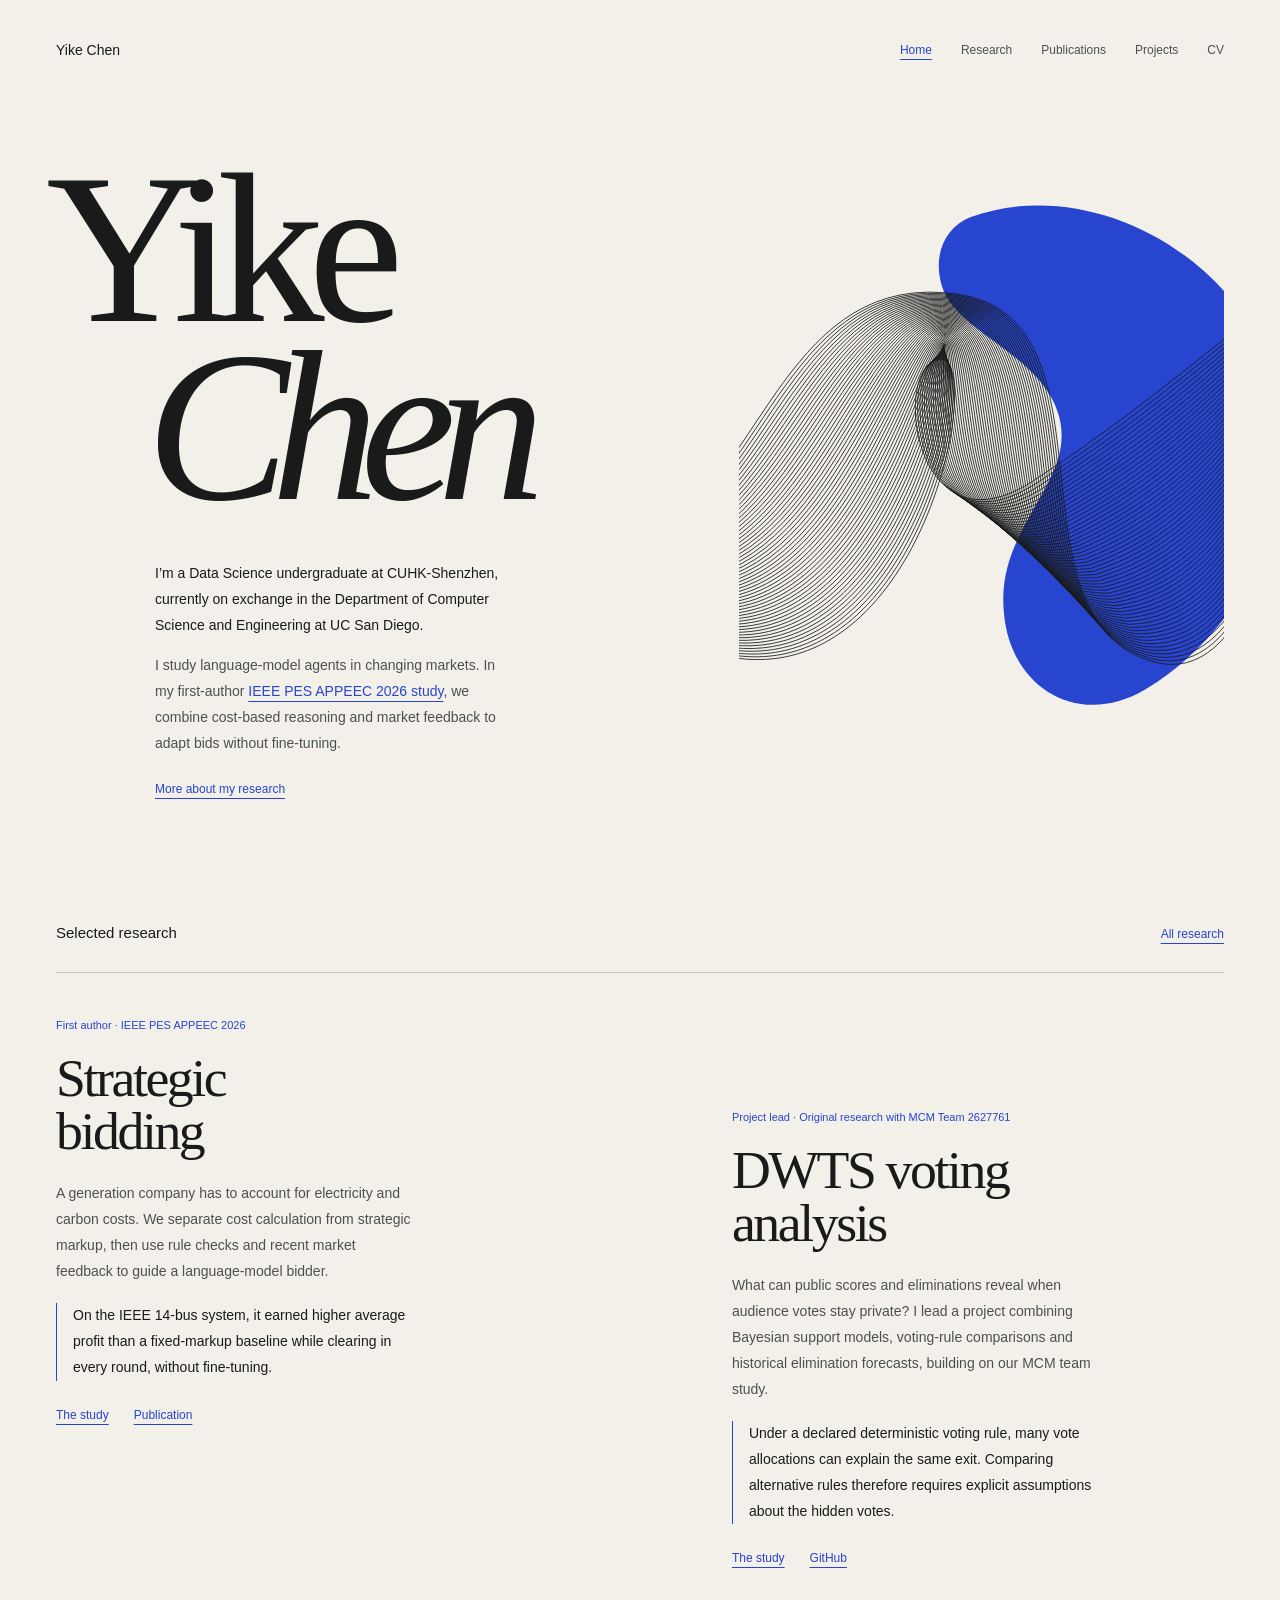
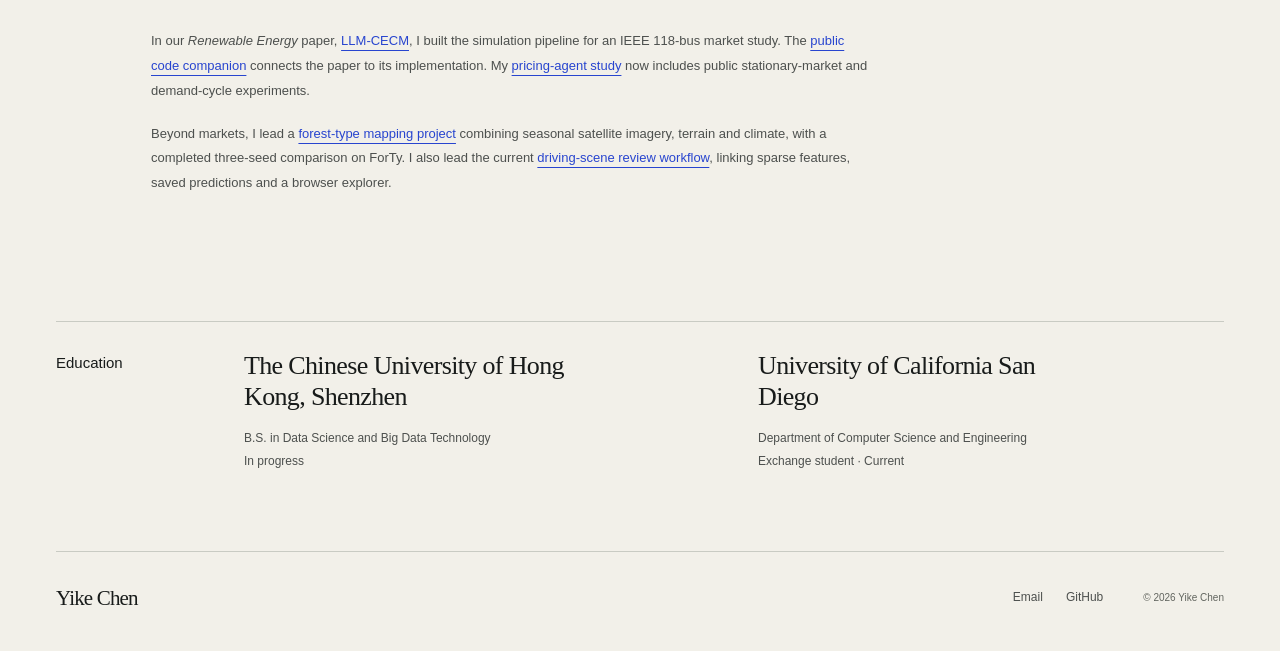
<file: index.html>
<!DOCTYPE html>
<html lang="en">
<head>
  <meta charset="utf-8">
  <meta name="viewport" content="width=device-width, initial-scale=1">
  <title>Yike Chen — Data Science &amp; Research</title>
  <meta name="description" content="Yike Chen is a Data Science undergraduate at CUHK-Shenzhen, on exchange in Computer Science and Engineering at UC San Diego. Research and software for agent markets, voting systems and visual learning.">
  <link rel="canonical" href="https://ccc917111.github.io/">
  <meta property="og:type" content="website">
  <meta property="og:title" content="Yike Chen — Data Science &amp; Research">
  <meta property="og:description" content="First-author strategic bidding research, market simulation in Renewable Energy, and project-led work on voting systems, forest mapping and driving-scene review.">
  <meta property="og:url" content="https://ccc917111.github.io/">
  <link rel="icon" href="assets/favicon.svg" type="image/svg+xml">
  <link rel="stylesheet" href="assets/style.css?v=portfolio-20261029">
</head>
<body class="page page-home">
  <a class="skip-link" href="#main">Skip to content</a>
  <header class="site-header">
    <div class="shell header-inner">
      <a class="brand" href="index.html">Yike Chen</a>
      <nav class="site-nav" aria-label="Primary">
        <a href="index.html" aria-current="page">Home</a>
        <a href="research.html">Research</a>
        <a href="publications.html">Publications</a>
        <a href="projects.html">Projects</a>
        <a href="assets/cv.pdf" target="_blank" rel="noopener">CV</a>
      </nav>
    </div>
  </header>

  <main class="shell" id="main">
    <section class="cover" aria-labelledby="hero-title">
      <h1 class="cover-name" id="hero-title"><span>Yike</span> <span class="surname">Chen</span></h1>
      <figure class="cover-art" aria-hidden="true">
        <img src="assets/visuals/abstract-study.svg" alt="" width="600" height="720" decoding="async" fetchpriority="high">
      </figure>
      <div class="cover-note">
        <p>I&rsquo;m a Data Science undergraduate at CUHK-Shenzhen, currently on exchange in the Department of Computer Science and Engineering at UC San Diego.</p>
        <p>I study language-model agents in changing markets. In my first-author <a href="publications.html#bidding">IEEE PES APPEEC 2026 study</a>, we combine cost-based reasoning and market feedback to adapt bids without fine-tuning.</p>
        <a href="research.html">More about my research</a>
      </div>
    </section>

    <section class="selected-work" aria-labelledby="work-title">
      <div class="section-heading">
        <h2 id="work-title">Selected research</h2>
        <a href="research.html">All research</a>
      </div>
      <div class="work-grid">
        <article class="work-item">
          <p class="work-role">First author · IEEE PES APPEEC 2026</p>
          <h3><a href="research.html#bidding">Strategic<br> bidding</a></h3>
          <p>A generation company has to account for electricity and carbon costs. We separate cost calculation from strategic markup, then use rule checks and recent market feedback to guide a language-model bidder.</p>
          <p class="work-finding">On the IEEE 14-bus system, it earned higher average profit than a fixed-markup baseline while clearing in every round, without fine-tuning.</p>
          <div class="work-links"><a href="research.html#bidding">The study</a><a href="publications.html#bidding">Publication</a></div>
        </article>
        <article class="work-item">
          <p class="work-role">Project lead · Original research with MCM Team 2627761</p>
          <h3><a href="research.html#dwts">DWTS voting<br> analysis</a></h3>
          <p>What can public scores and eliminations reveal when audience votes stay private? I lead a project combining Bayesian support models, voting-rule comparisons and historical elimination forecasts, building on our MCM team study.</p>
          <p class="work-finding">Under a declared deterministic voting rule, many vote allocations can explain the same exit. Comparing alternative rules therefore requires explicit assumptions about the hidden votes.</p>
          <div class="work-links"><a href="research.html#dwts">The study</a><a href="https://github.com/CCC917111/DWTS_voting_analysis">GitHub</a></div>
        </article>
      </div>
      <p class="research-note">In our <em>Renewable Energy</em> paper, <a href="publications.html#llm-cecm">LLM-CECM</a>, I built the simulation pipeline for an IEEE 118-bus market study. The <a href="projects.html#llm-cecm">public code companion</a> connects the paper to its implementation. My <a href="research.html#pricing">pricing-agent study</a> now includes public stationary-market and demand-cycle experiments.</p>
      <p class="research-note">Beyond markets, I lead a <a href="research.html#forest">forest-type mapping project</a> combining seasonal satellite imagery, terrain and climate, with a completed three-seed comparison on ForTy. I also lead the current <a href="projects.html#long-tail">driving-scene review workflow</a>, linking sparse features, saved predictions and a browser explorer.</p>
    </section>

    <section class="education" aria-labelledby="education-title">
      <h2 id="education-title">Education</h2>
      <div class="education-entry">
        <h3>The Chinese University of Hong Kong, Shenzhen</h3>
        <p>B.S. in Data Science and Big Data Technology<br> In progress</p>
      </div>
      <div class="education-entry">
        <h3>University of California San Diego</h3>
        <p>Department of Computer Science and Engineering<br> Exchange student · Current</p>
      </div>
    </section>
  </main>

  <footer class="site-footer">
    <div class="shell footer-inner">
      <p class="footer-name">Yike Chen</p>
      <div class="footer-links"><a href="mailto:yikechen@link.cuhk.edu.cn">Email</a><a href="https://github.com/CCC917111">GitHub</a></div>
      <p class="copyright">&copy; 2026 Yike Chen</p>
    </div>
  </footer>
</body>
</html>
</file>
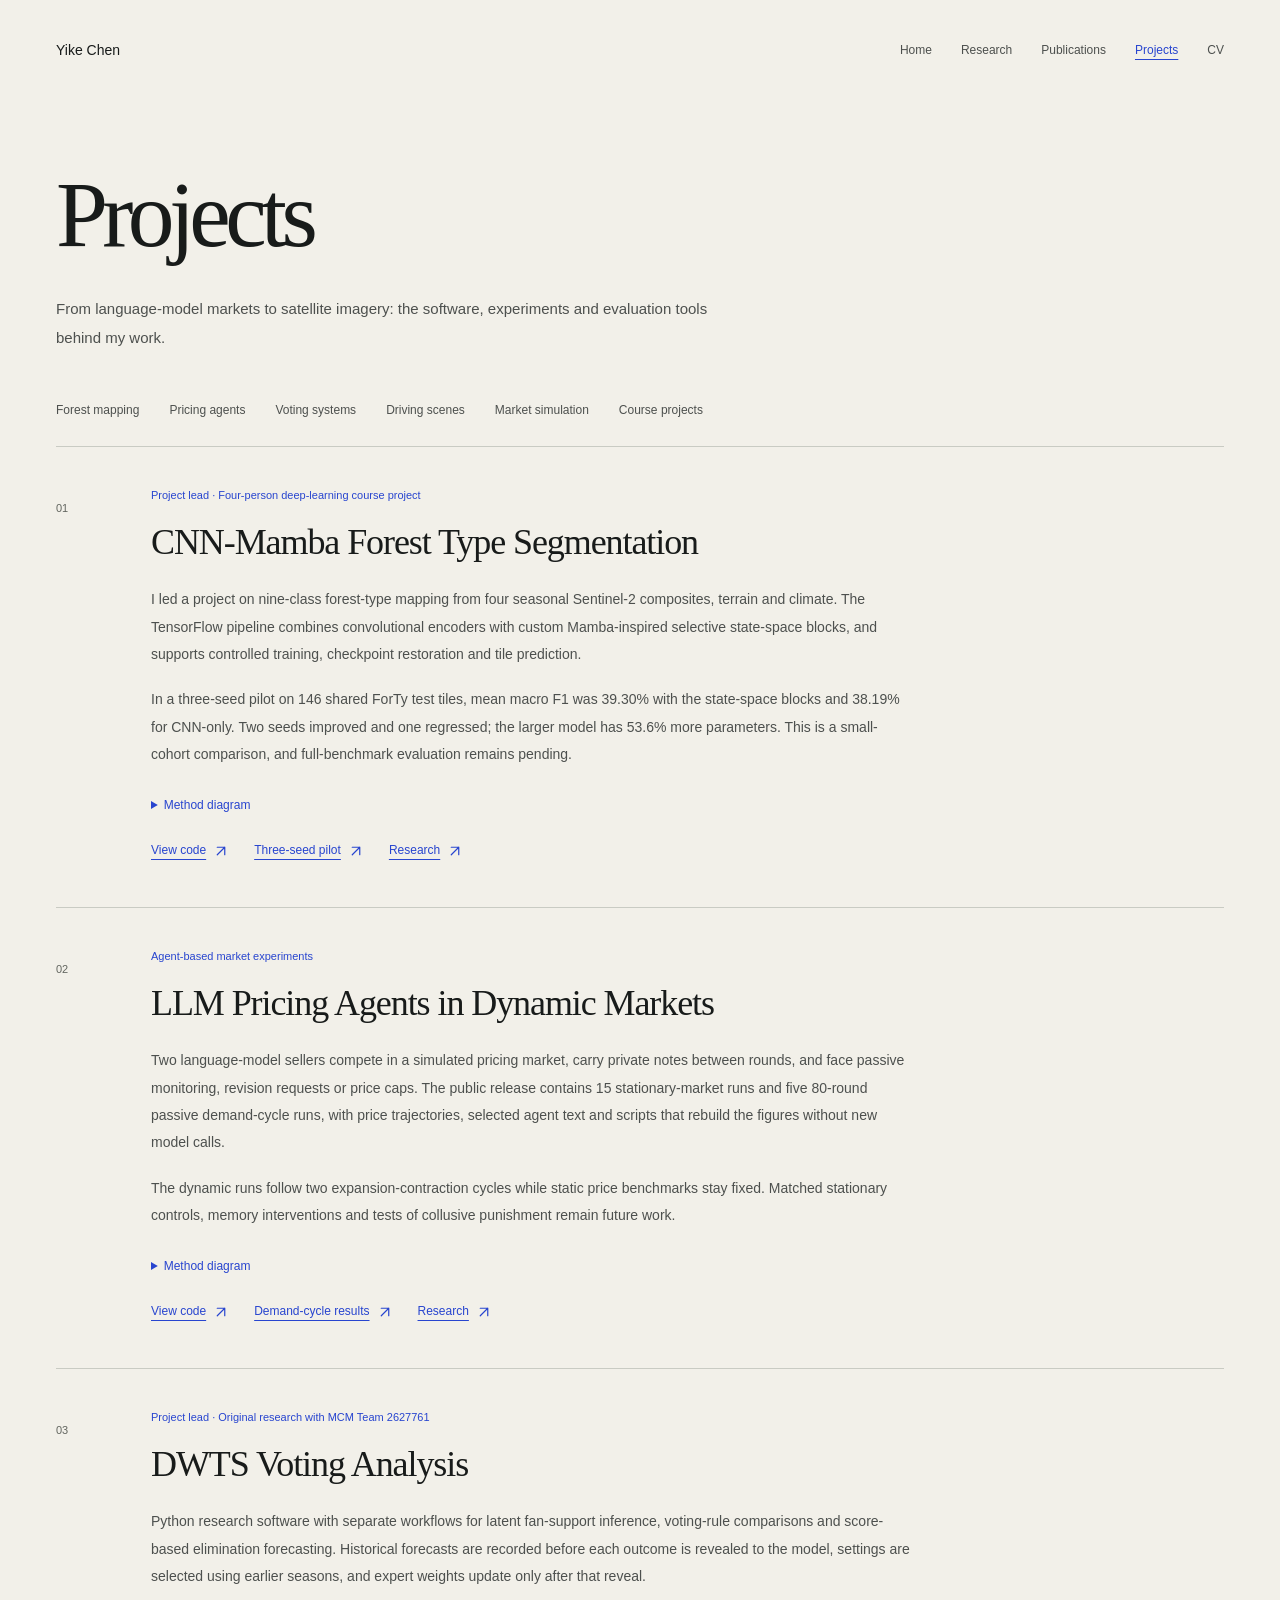
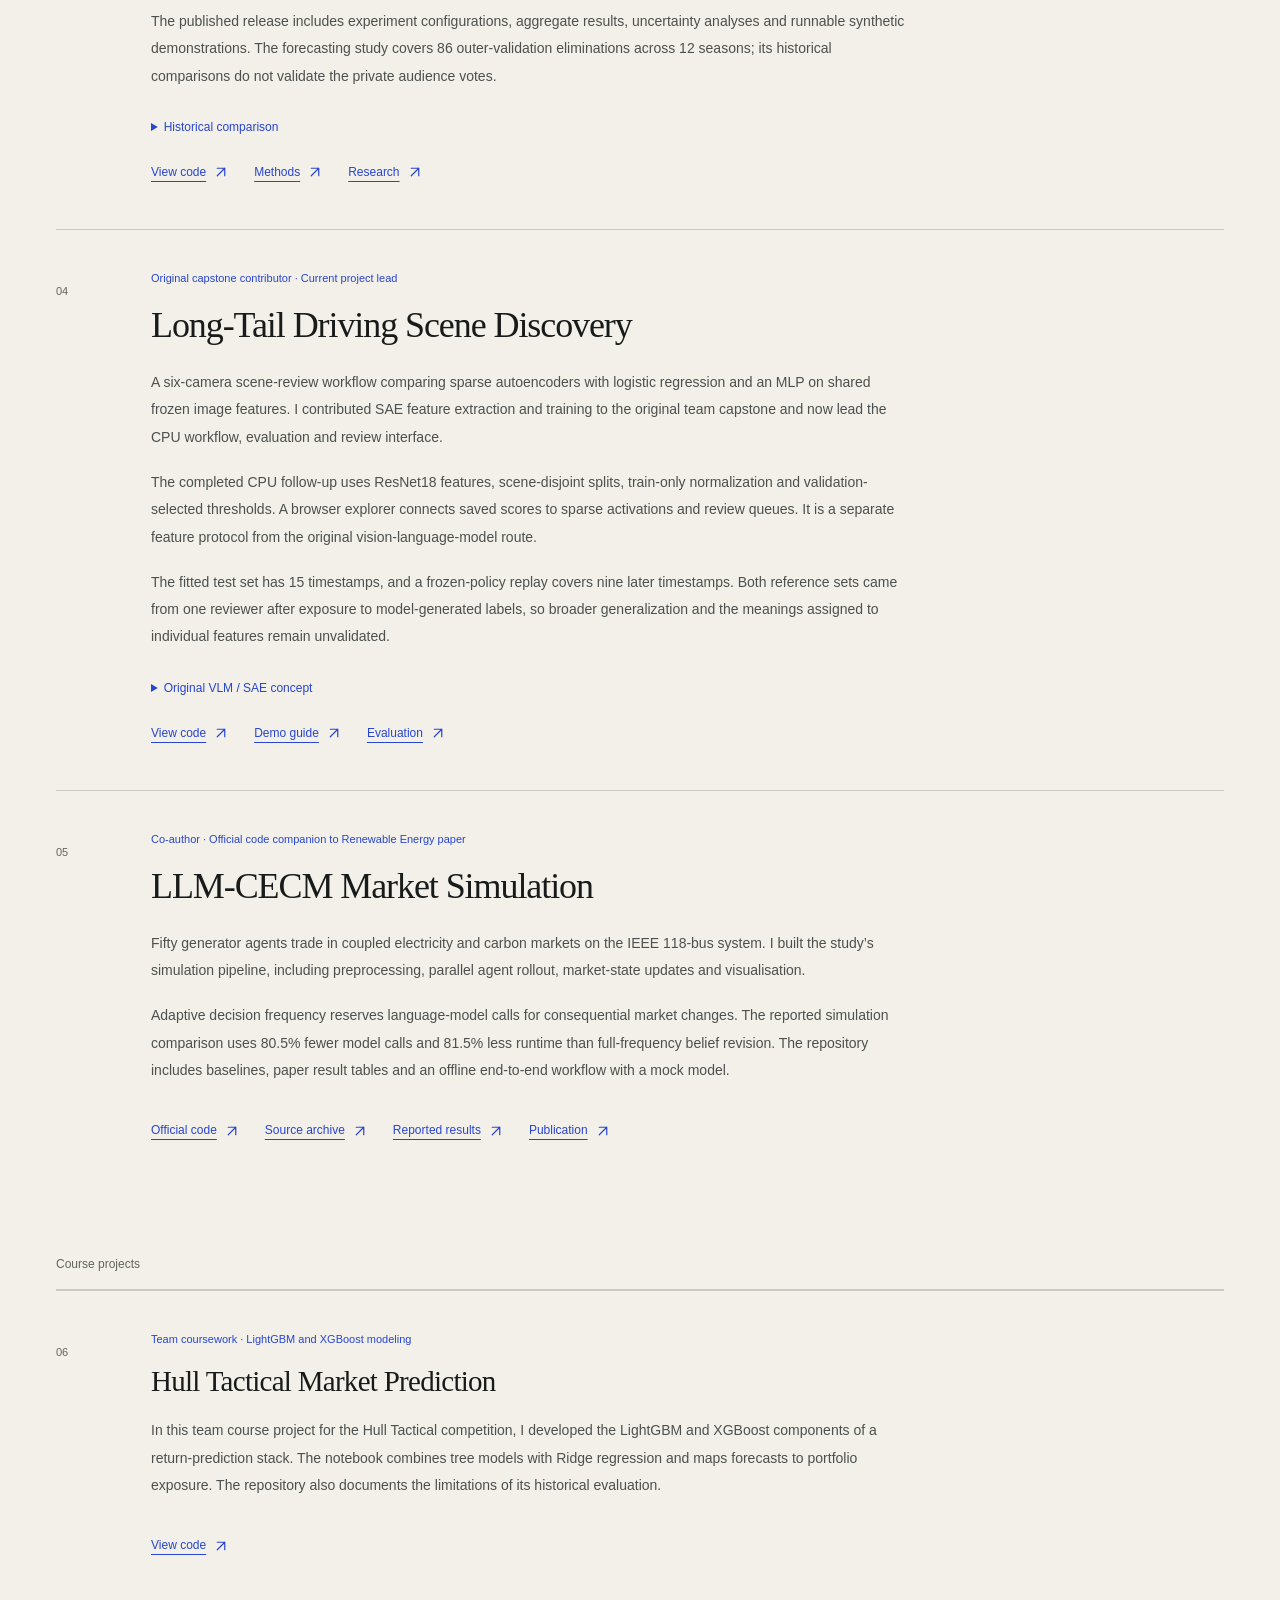
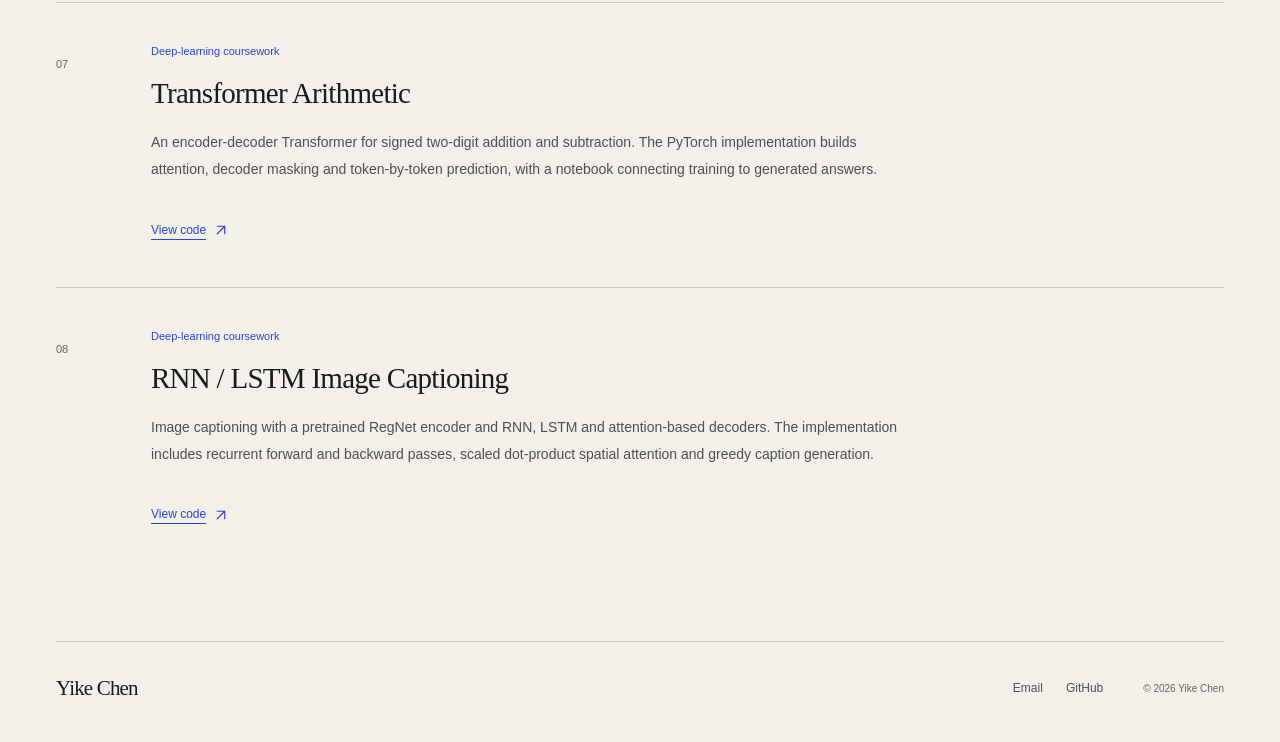
<file: projects.html>
<!DOCTYPE html>
<html lang="en">
<head>
  <meta charset="utf-8">
  <meta name="viewport" content="width=device-width, initial-scale=1">
  <title>Projects - Yike Chen</title>
  <meta name="description" content="Projects by Yike Chen: multimodal forest mapping, pricing agents, voting analysis, driving-scene review and market simulation, plus selected coursework.">
  <link rel="canonical" href="https://ccc917111.github.io/projects.html">
  <meta property="og:type" content="website">
  <meta property="og:title" content="Projects - Yike Chen">
  <meta property="og:description" content="Projects by Yike Chen: multimodal forest mapping, pricing agents, voting analysis, driving-scene review and market simulation, plus selected coursework.">
  <meta property="og:url" content="https://ccc917111.github.io/projects.html">
  <link rel="icon" href="assets/favicon.svg" type="image/svg+xml">
  <link rel="stylesheet" href="assets/style.css?v=portfolio-20261029">
</head>
<body class="page page-projects">
  <a class="skip-link" href="#main">Skip to content</a>
  <header class="site-header">
    <div class="shell header-inner">
      <a class="brand" href="index.html">Yike Chen</a>
      <nav class="site-nav" aria-label="Primary">
        <a href="index.html">Home</a>
        <a href="research.html">Research</a>
        <a href="publications.html">Publications</a>
        <a href="projects.html" aria-current="page">Projects</a>
        <a href="assets/cv.pdf" target="_blank" rel="noopener">CV</a>
      </nav>
    </div>
  </header>

  <main class="shell" id="main">
    <section class="page-intro">
      <p class="eyebrow">Projects</p>
      <h1 class="serif">Projects</h1>
      <p class="page-lede">From language-model markets to satellite imagery: the software, experiments and evaluation tools behind my work.</p>
    </section>

    <nav class="section-nav" aria-label="Project topics">
      <a href="#forest">Forest mapping</a>
      <a href="#pricing">Pricing agents</a>
      <a href="#dwts">Voting systems</a>
      <a href="#long-tail">Driving scenes</a>
      <a href="#llm-cecm">Market simulation</a>
      <a href="#coursework">Course projects</a>
    </nav>

    <section class="project-grid" id="project-list" aria-label="Research software and experiments">
      <article class="project-card" id="forest">
        <div class="project-topline"><span class="project-number">01</span></div>
        <p class="project-context">Project lead · Four-person deep-learning course project</p>
        <h2>CNN-Mamba Forest Type Segmentation</h2>
        <p>I led a project on nine-class forest-type mapping from four seasonal Sentinel-2 composites, terrain and climate. The TensorFlow pipeline combines convolutional encoders with custom Mamba-inspired selective state-space blocks, and supports controlled training, checkpoint restoration and tile prediction.</p>
        <p>In a three-seed pilot on 146 shared ForTy test tiles, mean macro F1 was 39.30% with the state-space blocks and 38.19% for CNN-only. Two seeds improved and one regressed; the larger model has 53.6% more parameters. This is a small-cohort comparison, and full-benchmark evaluation remains pending.</p>
        <details class="project-method">
          <summary>Method diagram</summary>
          <a class="visual-link" href="assets/visuals/forest-fusion.svg" aria-label="Open the full-size method diagram">
            <img class="project-visual" src="assets/visuals/forest-fusion.svg" width="720" height="400" alt="Conceptual workflow combining seasonal optical imagery, terrain and climate with custom selective state-space blocks." loading="lazy" decoding="async">
            <span class="visual-open">Open full-size diagram <svg class="icon-arrow" width="12" height="12" viewBox="0 0 16 16" aria-hidden="true" focusable="false"><path d="M3 13 13 3M3 3h10v10" fill="none" stroke="currentColor" stroke-width="1.6" stroke-linecap="round" stroke-linejoin="round"/></svg></span>
          </a>
        </details>
        <div class="link-row">
          <a class="text-link" href="https://github.com/CCC917111/geospatial-mamba-deforestation">View code <svg class="icon-arrow" width="12" height="12" viewBox="0 0 16 16" aria-hidden="true" focusable="false"><path d="M3 13 13 3M3 3h10v10" fill="none" stroke="currentColor" stroke-width="1.6" stroke-linecap="round" stroke-linejoin="round"/></svg></a>
          <a class="text-link" href="https://github.com/CCC917111/geospatial-mamba-deforestation/blob/main/results/architecture_pilot_t4_20261029/README.md">Three-seed pilot <svg class="icon-arrow" width="12" height="12" viewBox="0 0 16 16" aria-hidden="true" focusable="false"><path d="M3 13 13 3M3 3h10v10" fill="none" stroke="currentColor" stroke-width="1.6" stroke-linecap="round" stroke-linejoin="round"/></svg></a>
          <a class="text-link" href="research.html#forest">Research <svg class="icon-arrow" width="12" height="12" viewBox="0 0 16 16" aria-hidden="true" focusable="false"><path d="M3 13 13 3M3 3h10v10" fill="none" stroke="currentColor" stroke-width="1.6" stroke-linecap="round" stroke-linejoin="round"/></svg></a>
        </div>
      </article>

      <article class="project-card" id="pricing">
        <div class="project-topline"><span class="project-number">02</span></div>
        <p class="project-context">Agent-based market experiments</p>
        <h2>LLM Pricing Agents in Dynamic Markets</h2>
        <p>Two language-model sellers compete in a simulated pricing market, carry private notes between rounds, and face passive monitoring, revision requests or price caps. The public release contains 15 stationary-market runs and five 80-round passive demand-cycle runs, with price trajectories, selected agent text and scripts that rebuild the figures without new model calls.</p>
        <p>The dynamic runs follow two expansion-contraction cycles while static price benchmarks stay fixed. Matched stationary controls, memory interventions and tests of collusive punishment remain future work.</p>
        <details class="project-method">
          <summary>Method diagram</summary>
          <a class="visual-link" href="assets/visuals/pricing-loop.svg" aria-label="Open the full-size method diagram">
            <img class="project-visual" src="assets/visuals/pricing-loop.svg" width="720" height="400" alt="Conceptual diagram of repeated pricing, private agent notes, market feedback and regulatory oversight." loading="lazy" decoding="async">
            <span class="visual-open">Open full-size diagram <svg class="icon-arrow" width="12" height="12" viewBox="0 0 16 16" aria-hidden="true" focusable="false"><path d="M3 13 13 3M3 3h10v10" fill="none" stroke="currentColor" stroke-width="1.6" stroke-linecap="round" stroke-linejoin="round"/></svg></span>
          </a>
        </details>
        <div class="link-row">
          <a class="text-link" href="https://github.com/CCC917111/strategic-adaptation-llm-pricing-agents">View code <svg class="icon-arrow" width="12" height="12" viewBox="0 0 16 16" aria-hidden="true" focusable="false"><path d="M3 13 13 3M3 3h10v10" fill="none" stroke="currentColor" stroke-width="1.6" stroke-linecap="round" stroke-linejoin="round"/></svg></a>
          <a class="text-link" href="https://github.com/CCC917111/strategic-adaptation-llm-pricing-agents/tree/main/results/arm2-cycle">Demand-cycle results <svg class="icon-arrow" width="12" height="12" viewBox="0 0 16 16" aria-hidden="true" focusable="false"><path d="M3 13 13 3M3 3h10v10" fill="none" stroke="currentColor" stroke-width="1.6" stroke-linecap="round" stroke-linejoin="round"/></svg></a>
          <a class="text-link" href="research.html#pricing">Research <svg class="icon-arrow" width="12" height="12" viewBox="0 0 16 16" aria-hidden="true" focusable="false"><path d="M3 13 13 3M3 3h10v10" fill="none" stroke="currentColor" stroke-width="1.6" stroke-linecap="round" stroke-linejoin="round"/></svg></a>
        </div>
      </article>

      <article class="project-card" id="dwts">
        <div class="project-topline"><span class="project-number">03</span></div>
        <p class="project-context">Project lead · Original research with MCM Team 2627761</p>
        <h2>DWTS Voting Analysis</h2>
        <p>Python research software with separate workflows for latent fan-support inference, voting-rule comparisons and score-based elimination forecasting. Historical forecasts are recorded before each outcome is revealed to the model, settings are selected using earlier seasons, and expert weights update only after that reveal.</p>
        <p>The published release includes experiment configurations, aggregate results, uncertainty analyses and runnable synthetic demonstrations. The forecasting study covers 86 outer-validation eliminations across 12 seasons; its historical comparisons do not validate the private audience votes.</p>
        <details class="project-method">
          <summary>Historical comparison</summary>
          <a class="visual-link" href="assets/visuals/dwts-forecast.svg" aria-label="Open the full-size historical comparison">
            <img class="project-visual" src="assets/visuals/dwts-forecast.svg" width="720" height="400" alt="Aggregate chronological forecasting comparison for the DWTS study." loading="lazy" decoding="async">
            <span class="visual-open">Open full-size diagram <svg class="icon-arrow" width="12" height="12" viewBox="0 0 16 16" aria-hidden="true" focusable="false"><path d="M3 13 13 3M3 3h10v10" fill="none" stroke="currentColor" stroke-width="1.6" stroke-linecap="round" stroke-linejoin="round"/></svg></span>
          </a>
        </details>
        <div class="link-row">
          <a class="text-link" href="https://github.com/CCC917111/DWTS_voting_analysis">View code <svg class="icon-arrow" width="12" height="12" viewBox="0 0 16 16" aria-hidden="true" focusable="false"><path d="M3 13 13 3M3 3h10v10" fill="none" stroke="currentColor" stroke-width="1.6" stroke-linecap="round" stroke-linejoin="round"/></svg></a>
          <a class="text-link" href="https://github.com/CCC917111/DWTS_voting_analysis/blob/main/docs/METHODS.md">Methods <svg class="icon-arrow" width="12" height="12" viewBox="0 0 16 16" aria-hidden="true" focusable="false"><path d="M3 13 13 3M3 3h10v10" fill="none" stroke="currentColor" stroke-width="1.6" stroke-linecap="round" stroke-linejoin="round"/></svg></a>
          <a class="text-link" href="research.html#dwts">Research <svg class="icon-arrow" width="12" height="12" viewBox="0 0 16 16" aria-hidden="true" focusable="false"><path d="M3 13 13 3M3 3h10v10" fill="none" stroke="currentColor" stroke-width="1.6" stroke-linecap="round" stroke-linejoin="round"/></svg></a>
        </div>
      </article>

      <article class="project-card" id="long-tail">
        <div class="project-topline"><span class="project-number">04</span></div>
        <p class="project-context">Original capstone contributor · Current project lead</p>
        <h2>Long-Tail Driving Scene Discovery</h2>
        <p>A six-camera scene-review workflow comparing sparse autoencoders with logistic regression and an MLP on shared frozen image features. I contributed SAE feature extraction and training to the original team capstone and now lead the CPU workflow, evaluation and review interface.</p>
        <p>The completed CPU follow-up uses ResNet18 features, scene-disjoint splits, train-only normalization and validation-selected thresholds. A browser explorer connects saved scores to sparse activations and review queues. It is a separate feature protocol from the original vision-language-model route.</p>
        <p>The fitted test set has 15 timestamps, and a frozen-policy replay covers nine later timestamps. Both reference sets came from one reviewer after exposure to model-generated labels, so broader generalization and the meanings assigned to individual features remain unvalidated.</p>
        <details class="project-method">
          <summary>Original VLM / SAE concept</summary>
          <a class="visual-link" href="assets/visuals/long-tail.svg" aria-label="Open the full-size original vlm / sae concept">
            <img class="project-visual" src="assets/visuals/long-tail.svg" width="720" height="400" alt="Conceptual diagram of the original vision-language-model and sparse-autoencoder route; feature interpretations require validation." loading="lazy" decoding="async">
            <span class="visual-open">Open full-size diagram <svg class="icon-arrow" width="12" height="12" viewBox="0 0 16 16" aria-hidden="true" focusable="false"><path d="M3 13 13 3M3 3h10v10" fill="none" stroke="currentColor" stroke-width="1.6" stroke-linecap="round" stroke-linejoin="round"/></svg></span>
          </a>
        </details>
        <div class="link-row">
          <a class="text-link" href="https://github.com/CCC917111/long-tail-driving-scene-discovery">View code <svg class="icon-arrow" width="12" height="12" viewBox="0 0 16 16" aria-hidden="true" focusable="false"><path d="M3 13 13 3M3 3h10v10" fill="none" stroke="currentColor" stroke-width="1.6" stroke-linecap="round" stroke-linejoin="round"/></svg></a>
          <a class="text-link" href="https://github.com/CCC917111/long-tail-driving-scene-discovery/blob/main/demo/README.md">Demo guide <svg class="icon-arrow" width="12" height="12" viewBox="0 0 16 16" aria-hidden="true" focusable="false"><path d="M3 13 13 3M3 3h10v10" fill="none" stroke="currentColor" stroke-width="1.6" stroke-linecap="round" stroke-linejoin="round"/></svg></a>
          <a class="text-link" href="https://github.com/CCC917111/long-tail-driving-scene-discovery/blob/main/docs/evaluation.md">Evaluation <svg class="icon-arrow" width="12" height="12" viewBox="0 0 16 16" aria-hidden="true" focusable="false"><path d="M3 13 13 3M3 3h10v10" fill="none" stroke="currentColor" stroke-width="1.6" stroke-linecap="round" stroke-linejoin="round"/></svg></a>
        </div>
      </article>

      <article class="project-card" id="llm-cecm">
        <div class="project-topline"><span class="project-number">05</span></div>
        <p class="project-context">Co-author · Official code companion to Renewable Energy paper</p>
        <h2>LLM-CECM Market Simulation</h2>
        <p>Fifty generator agents trade in coupled electricity and carbon markets on the IEEE 118-bus system. I built the study&rsquo;s simulation pipeline, including preprocessing, parallel agent rollout, market-state updates and visualisation.</p>
        <p>Adaptive decision frequency reserves language-model calls for consequential market changes. The reported simulation comparison uses 80.5% fewer model calls and 81.5% less runtime than full-frequency belief revision. The repository includes baselines, paper result tables and an offline end-to-end workflow with a mock model.</p>
        <div class="link-row">
          <a class="text-link" href="https://github.com/CCC917111/LLM-CECM">Official code <svg class="icon-arrow" width="12" height="12" viewBox="0 0 16 16" aria-hidden="true" focusable="false"><path d="M3 13 13 3M3 3h10v10" fill="none" stroke="currentColor" stroke-width="1.6" stroke-linecap="round" stroke-linejoin="round"/></svg></a>
            <a class="text-link" href="https://github.com/CCC917111/LLM-CEMC-organized">Source archive <svg class="icon-arrow" width="12" height="12" viewBox="0 0 16 16" aria-hidden="true" focusable="false"><path d="M3 13 13 3M3 3h10v10" fill="none" stroke="currentColor" stroke-width="1.6" stroke-linecap="round" stroke-linejoin="round"/></svg></a>
          <a class="text-link" href="https://github.com/CCC917111/LLM-CECM/blob/main/results/README.md">Reported results <svg class="icon-arrow" width="12" height="12" viewBox="0 0 16 16" aria-hidden="true" focusable="false"><path d="M3 13 13 3M3 3h10v10" fill="none" stroke="currentColor" stroke-width="1.6" stroke-linecap="round" stroke-linejoin="round"/></svg></a>
          <a class="text-link" href="publications.html#llm-cecm">Publication <svg class="icon-arrow" width="12" height="12" viewBox="0 0 16 16" aria-hidden="true" focusable="false"><path d="M3 13 13 3M3 3h10v10" fill="none" stroke="currentColor" stroke-width="1.6" stroke-linecap="round" stroke-linejoin="round"/></svg></a>
        </div>
      </article>
    </section>

    <section class="project-grid coursework" id="coursework" aria-labelledby="coursework-title">
      <h2 class="group-title" id="coursework-title">Course projects</h2>
      <article class="project-card" id="hull">
        <div class="project-topline"><span class="project-number">06</span></div>
        <p class="project-context">Team coursework · LightGBM and XGBoost modeling</p>
        <h3>Hull Tactical Market Prediction</h3>
        <p>In this team course project for the Hull Tactical competition, I developed the LightGBM and XGBoost components of a return-prediction stack. The notebook combines tree models with Ridge regression and maps forecasts to portfolio exposure. The repository also documents the limitations of its historical evaluation.</p>
        <div class="link-row">
          <a class="text-link" href="https://github.com/CCC917111/hull-tactical-market-prediction">View code <svg class="icon-arrow" width="12" height="12" viewBox="0 0 16 16" aria-hidden="true" focusable="false"><path d="M3 13 13 3M3 3h10v10" fill="none" stroke="currentColor" stroke-width="1.6" stroke-linecap="round" stroke-linejoin="round"/></svg></a>
        </div>
      </article>

      <article class="project-card" id="arithmetic">
        <div class="project-topline"><span class="project-number">07</span></div>
        <p class="project-context">Deep-learning coursework</p>
        <h3>Transformer Arithmetic</h3>
        <p>An encoder-decoder Transformer for signed two-digit addition and subtraction. The PyTorch implementation builds attention, decoder masking and token-by-token prediction, with a notebook connecting training to generated answers.</p>
        <div class="link-row">
          <a class="text-link" href="https://github.com/CCC917111/transformer-arithmetic">View code <svg class="icon-arrow" width="12" height="12" viewBox="0 0 16 16" aria-hidden="true" focusable="false"><path d="M3 13 13 3M3 3h10v10" fill="none" stroke="currentColor" stroke-width="1.6" stroke-linecap="round" stroke-linejoin="round"/></svg></a>
        </div>
      </article>

      <article class="project-card" id="captioning">
        <div class="project-topline"><span class="project-number">08</span></div>
        <p class="project-context">Deep-learning coursework</p>
        <h3>RNN / LSTM Image Captioning</h3>
        <p>Image captioning with a pretrained RegNet encoder and RNN, LSTM and attention-based decoders. The implementation includes recurrent forward and backward passes, scaled dot-product spatial attention and greedy caption generation.</p>
        <div class="link-row">
          <a class="text-link" href="https://github.com/CCC917111/rnn-lstm-image-captioning">View code <svg class="icon-arrow" width="12" height="12" viewBox="0 0 16 16" aria-hidden="true" focusable="false"><path d="M3 13 13 3M3 3h10v10" fill="none" stroke="currentColor" stroke-width="1.6" stroke-linecap="round" stroke-linejoin="round"/></svg></a>
        </div>
      </article>
    </section>
  </main>

  <footer class="site-footer">
    <div class="shell footer-inner">
      <p class="footer-name">Yike Chen</p>
      <div class="footer-links">
        <a href="mailto:yikechen@link.cuhk.edu.cn">Email</a>
        <a href="https://github.com/CCC917111">GitHub</a>
      </div>
      <p class="copyright">&copy; 2026 Yike Chen</p>
    </div>
  </footer>
</body>
</html>
</file>
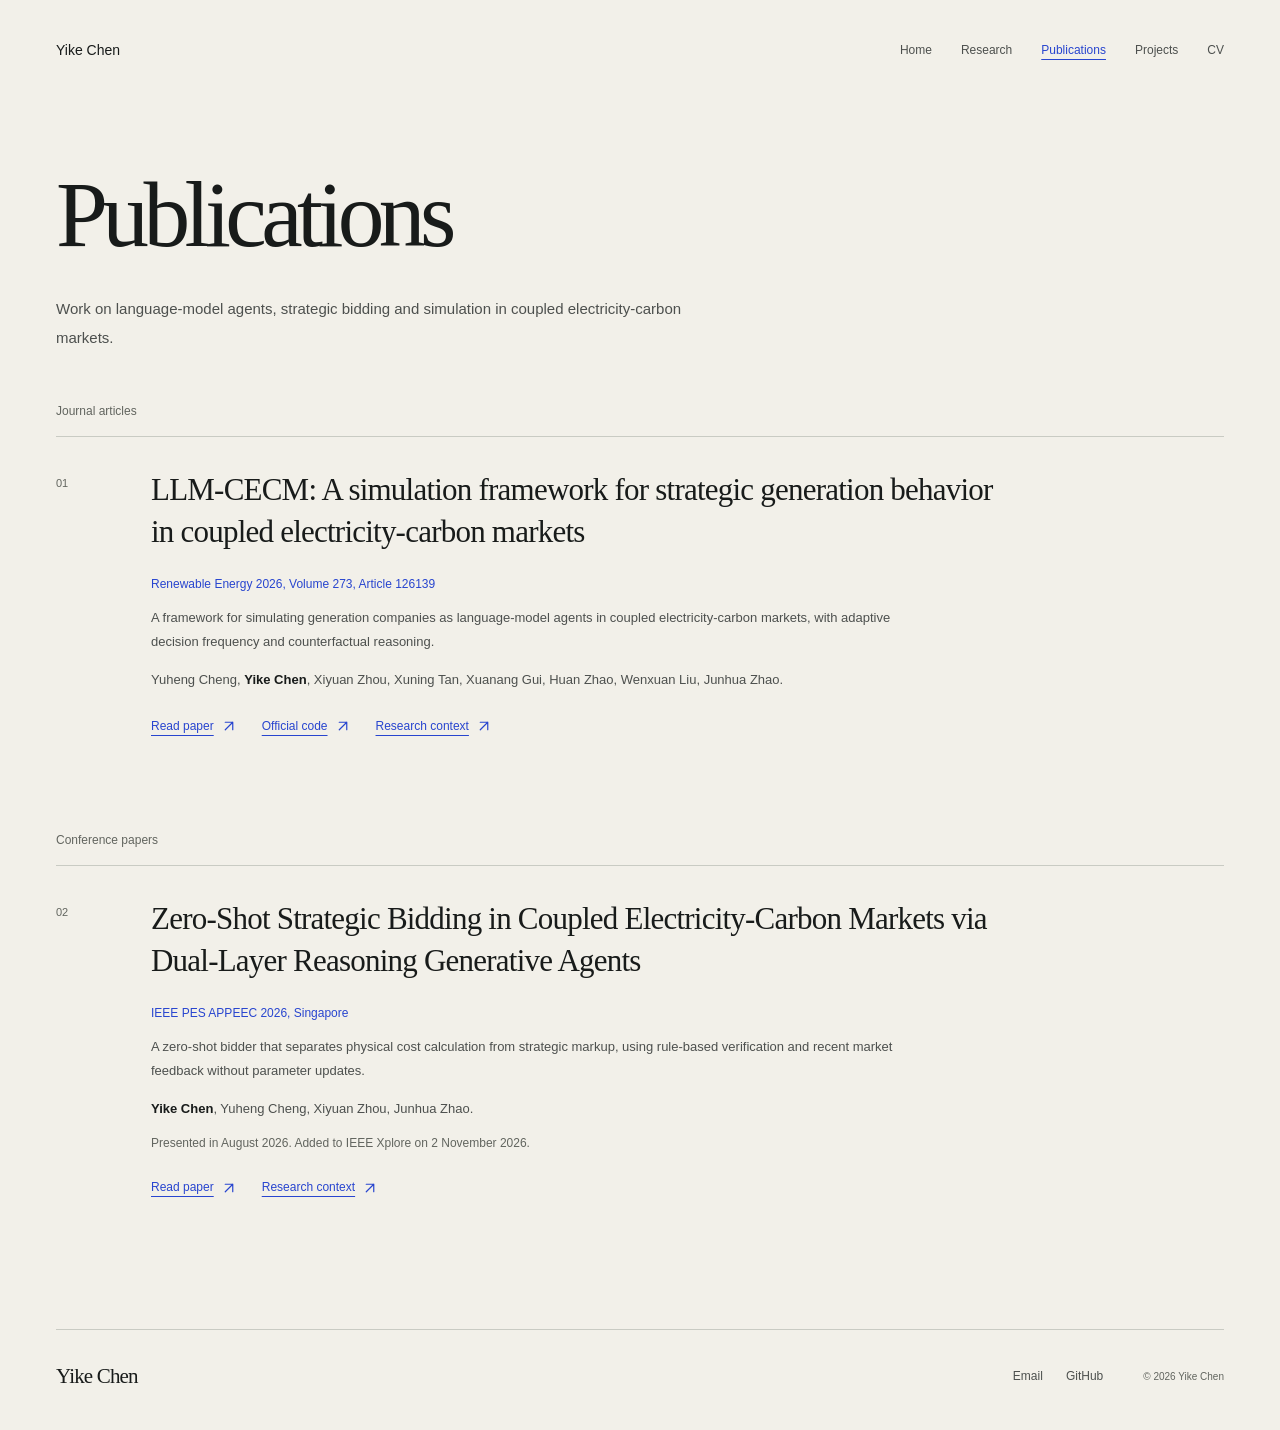
<file: publications.html>
<!DOCTYPE html>
<html lang="en">
<head>
  <meta charset="utf-8">
  <meta name="viewport" content="width=device-width, initial-scale=1">
  <title>Publications - Yike Chen</title>
  <meta name="description" content="Publications by Yike Chen on strategic bidding and simulation in coupled electricity-carbon markets.">
  <link rel="canonical" href="https://ccc917111.github.io/publications.html">
  <meta property="og:type" content="website">
  <meta property="og:title" content="Publications - Yike Chen">
  <meta property="og:description" content="Publications by Yike Chen on strategic bidding and simulation in coupled electricity-carbon markets.">
  <meta property="og:url" content="https://ccc917111.github.io/publications.html">
  <link rel="icon" href="assets/favicon.svg" type="image/svg+xml">
  <link rel="stylesheet" href="assets/style.css?v=portfolio-20261029">
</head>
<body class="page page-publications">
  <a class="skip-link" href="#main">Skip to content</a>
  <header class="site-header">
    <div class="shell header-inner">
      <a class="brand" href="index.html">Yike Chen</a>
      <nav class="site-nav" aria-label="Primary">
        <a href="index.html">Home</a>
        <a href="research.html">Research</a>
        <a href="publications.html" aria-current="page">Publications</a>
        <a href="projects.html">Projects</a>
        <a href="assets/cv.pdf" target="_blank" rel="noopener">CV</a>
      </nav>
    </div>
  </header>

  <main class="shell" id="main">
    <section class="page-intro">
      <p class="eyebrow">Publications</p>
      <h1 class="serif">Publications</h1>
      <p class="page-lede">Work on language-model agents, strategic bidding and simulation in coupled electricity-carbon markets.</p>
    </section>

    <section class="publication-group" aria-labelledby="journal-title">
      <h2 class="group-title" id="journal-title">Journal articles</h2>
      <article class="publication" id="llm-cecm">
        <span class="publication-number">01</span>
        <div class="publication-content">
          <h3>LLM-CECM: A simulation framework for strategic generation behavior in coupled electricity-carbon markets</h3>
          <p class="venue">Renewable Energy 2026, Volume 273, Article 126139</p>
          <p class="publication-summary">A framework for simulating generation companies as language-model agents in coupled electricity-carbon markets, with adaptive decision frequency and counterfactual reasoning.</p>
          <p class="authors">Yuheng Cheng, <span class="self">Yike Chen</span>, Xiyuan Zhou, Xuning Tan, Xuanang Gui, Huan Zhao, Wenxuan Liu, Junhua Zhao.</p>
          <div class="link-row">
            <a class="text-link" href="https://doi.org/10.1016/j.renene.2026.126139">Read paper <svg class="icon-arrow" width="12" height="12" viewBox="0 0 16 16" aria-hidden="true" focusable="false"><path d="M3 13 13 3M3 3h10v10" fill="none" stroke="currentColor" stroke-width="1.6" stroke-linecap="round" stroke-linejoin="round"/></svg></a>
            <a class="text-link" href="https://github.com/CCC917111/LLM-CECM">Official code <svg class="icon-arrow" width="12" height="12" viewBox="0 0 16 16" aria-hidden="true" focusable="false"><path d="M3 13 13 3M3 3h10v10" fill="none" stroke="currentColor" stroke-width="1.6" stroke-linecap="round" stroke-linejoin="round"/></svg></a>
            <a class="text-link" href="research.html#llm-cecm">Research context <svg class="icon-arrow" width="12" height="12" viewBox="0 0 16 16" aria-hidden="true" focusable="false"><path d="M3 13 13 3M3 3h10v10" fill="none" stroke="currentColor" stroke-width="1.6" stroke-linecap="round" stroke-linejoin="round"/></svg></a>
          </div>
        </div>
      </article>
    </section>

    <section class="publication-group" aria-labelledby="conference-title">
      <h2 class="group-title" id="conference-title">Conference papers</h2>
      <article class="publication" id="bidding">
        <span class="publication-number">02</span>
        <div class="publication-content">
          <h3>Zero-Shot Strategic Bidding in Coupled Electricity-Carbon Markets via Dual-Layer Reasoning Generative Agents</h3>
          <p class="venue">IEEE PES APPEEC 2026, Singapore</p>
          <p class="publication-summary">A zero-shot bidder that separates physical cost calculation from strategic markup, using rule-based verification and recent market feedback without parameter updates.</p>
          <p class="authors"><span class="self">Yike Chen</span>, Yuheng Cheng, Xiyuan Zhou, Junhua Zhao.</p>
          <p class="publication-note">Presented in August 2026. Added to IEEE Xplore on 2 November 2026.</p>
          <div class="link-row">
            <a class="text-link" href="https://doi.org/10.1109/APPEEC67771.2026.11750156">Read paper <svg class="icon-arrow" width="12" height="12" viewBox="0 0 16 16" aria-hidden="true" focusable="false"><path d="M3 13 13 3M3 3h10v10" fill="none" stroke="currentColor" stroke-width="1.6" stroke-linecap="round" stroke-linejoin="round"/></svg></a>
            <a class="text-link" href="research.html#bidding">Research context <svg class="icon-arrow" width="12" height="12" viewBox="0 0 16 16" aria-hidden="true" focusable="false"><path d="M3 13 13 3M3 3h10v10" fill="none" stroke="currentColor" stroke-width="1.6" stroke-linecap="round" stroke-linejoin="round"/></svg></a>
          </div>
        </div>
      </article>
    </section>
  </main>

  <footer class="site-footer">
    <div class="shell footer-inner">
      <p class="footer-name">Yike Chen</p>
      <div class="footer-links">
        <a href="mailto:yikechen@link.cuhk.edu.cn">Email</a>
        <a href="https://github.com/CCC917111">GitHub</a>
      </div>
      <p class="copyright">&copy; 2026 Yike Chen</p>
    </div>
  </footer>
</body>
</html>
</file>
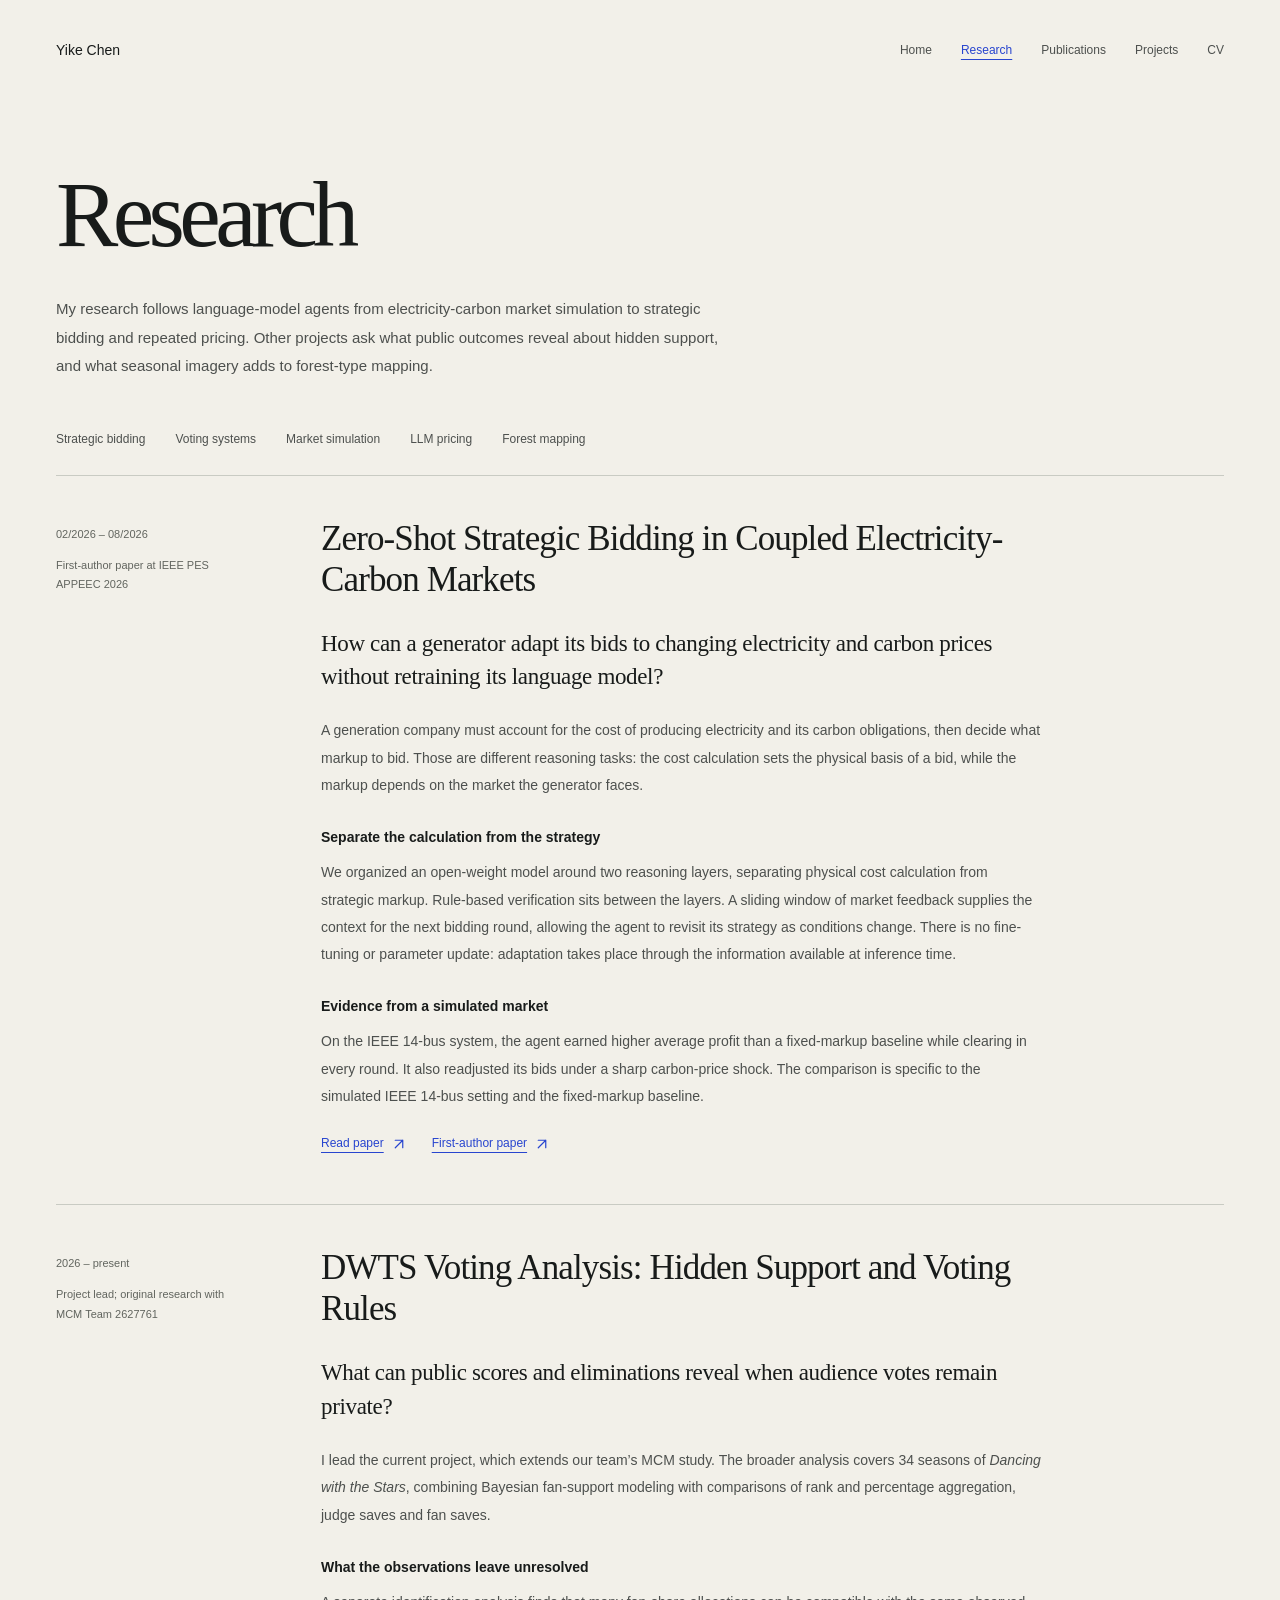
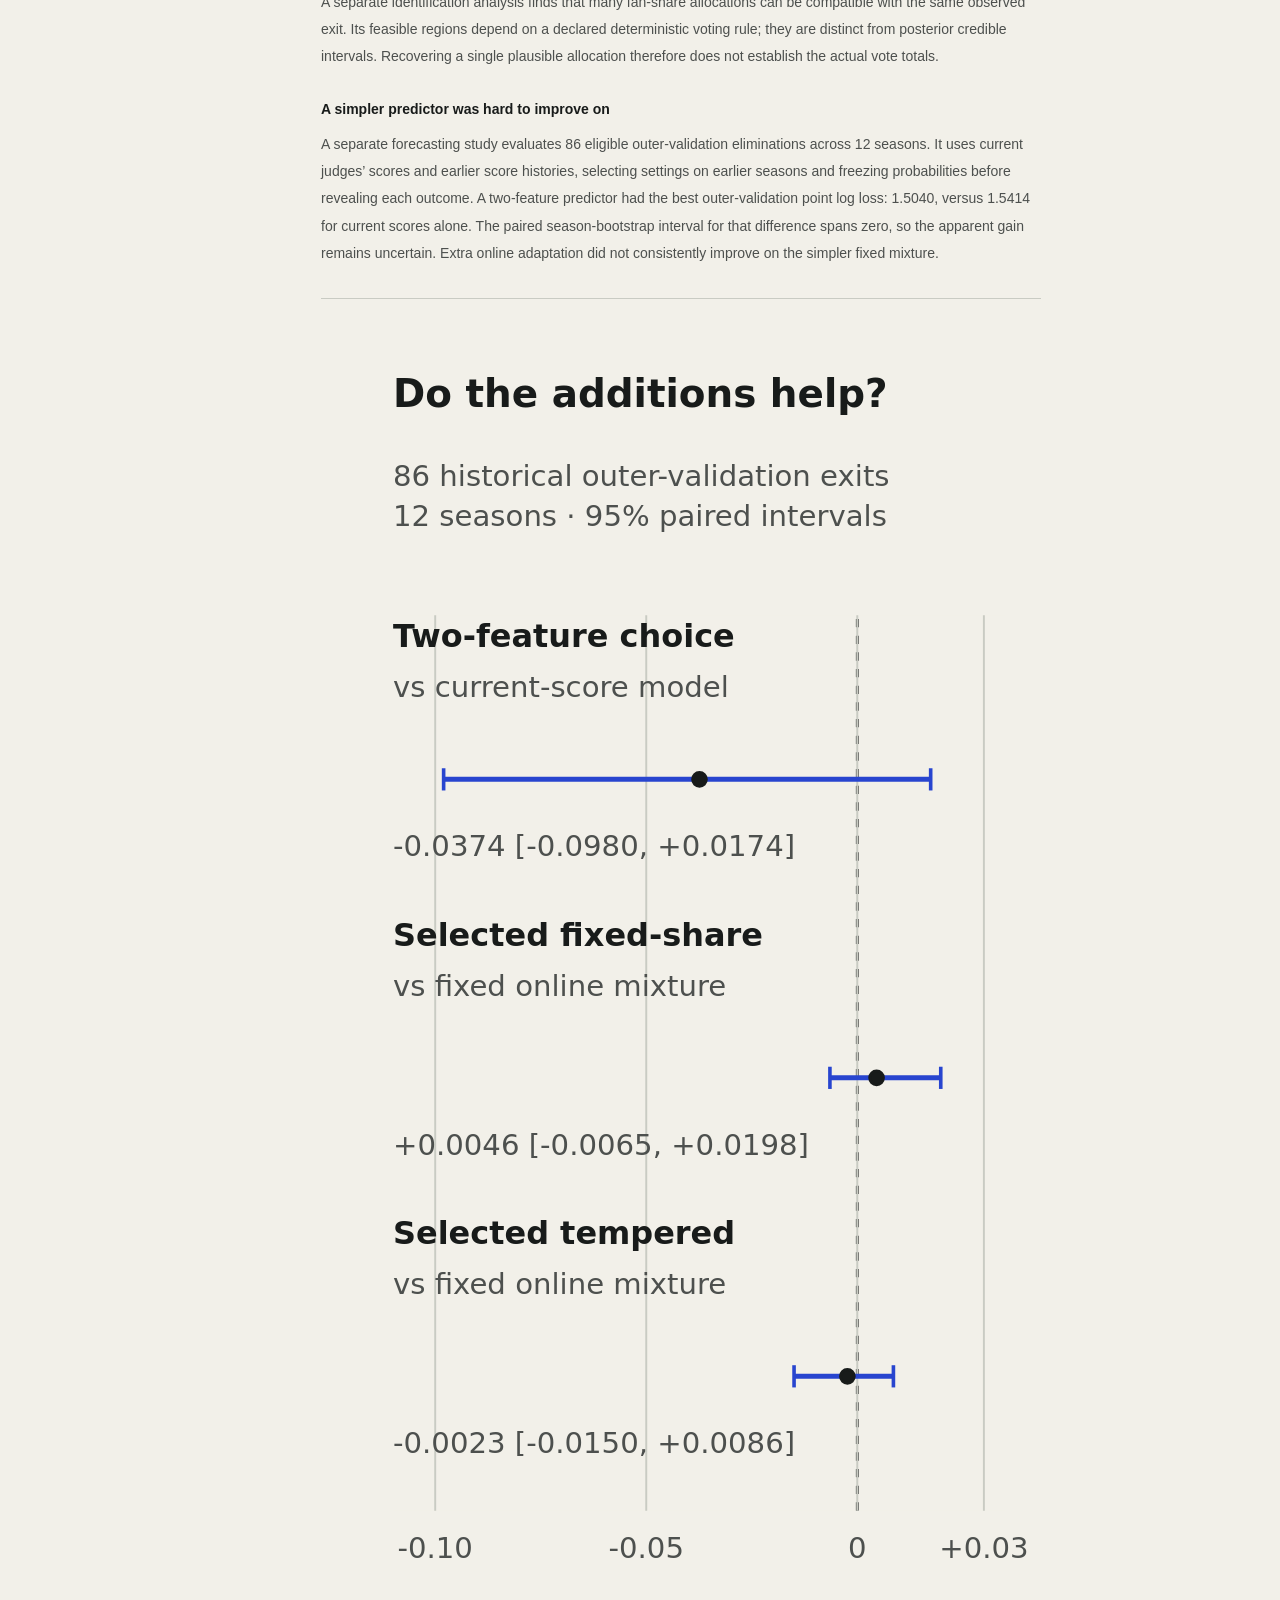
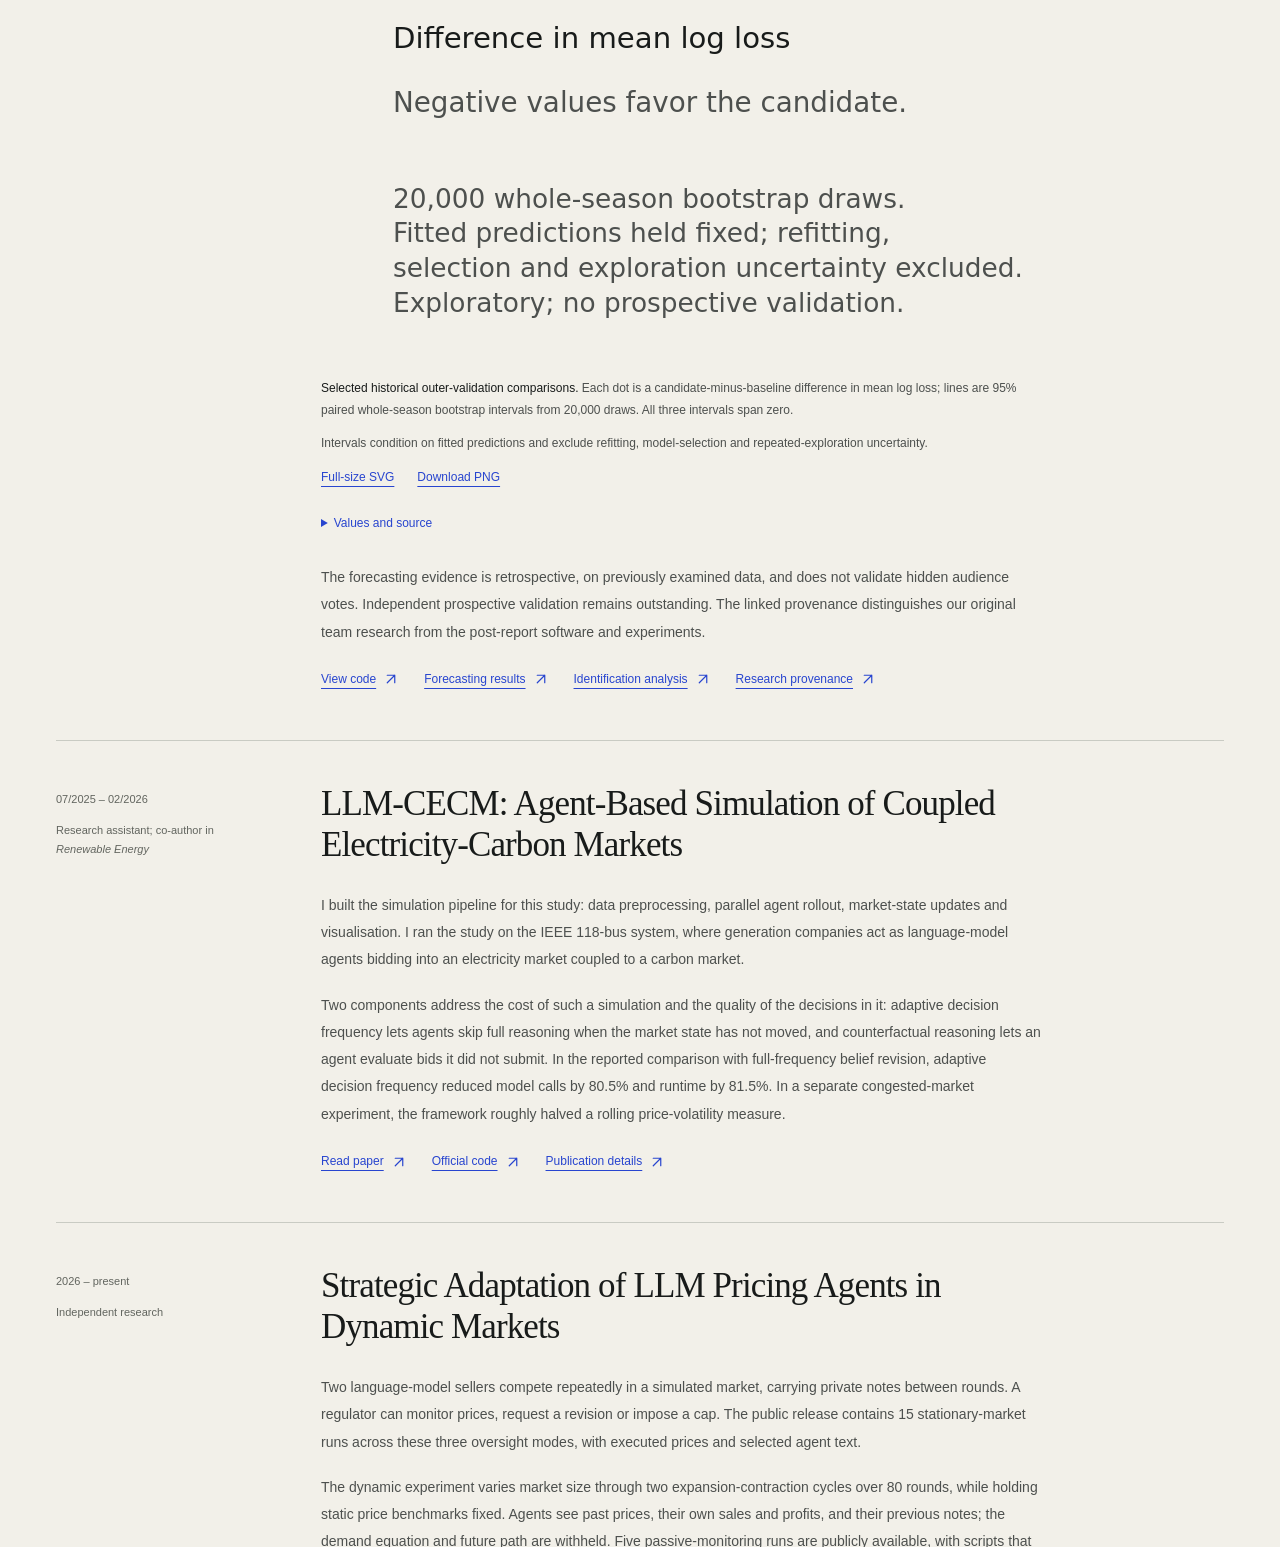
<file: research.html>
<!DOCTYPE html>
<html lang="en">
<head>
  <meta charset="utf-8">
  <meta name="viewport" content="width=device-width, initial-scale=1">
  <title>Research - Yike Chen</title>
  <meta name="description" content="Research and experiments on language-model markets, hidden audience support and multimodal forest mapping, with methods, results and source code.">
  <link rel="canonical" href="https://ccc917111.github.io/research.html">
  <meta property="og:type" content="website">
  <meta property="og:title" content="Research - Yike Chen">
  <meta property="og:description" content="Research and experiments on language-model markets, hidden audience support and multimodal forest mapping, with methods, results and source code.">
  <meta property="og:url" content="https://ccc917111.github.io/research.html">
  <link rel="icon" href="assets/favicon.svg" type="image/svg+xml">
  <link rel="stylesheet" href="assets/style.css?v=portfolio-20261029">
</head>
<body class="page page-research">
  <a class="skip-link" href="#main">Skip to content</a>
  <header class="site-header">
    <div class="shell header-inner">
      <a class="brand" href="index.html">Yike Chen</a>
      <nav class="site-nav" aria-label="Primary">
        <a href="index.html">Home</a>
        <a href="research.html" aria-current="page">Research</a>
        <a href="publications.html">Publications</a>
        <a href="projects.html">Projects</a>
        <a href="assets/cv.pdf" target="_blank" rel="noopener">CV</a>
      </nav>
    </div>
  </header>

  <main class="shell" id="main">
    <section class="page-intro">
      <p class="eyebrow">Research</p>
      <h1 class="serif">Research</h1>
      <p class="page-lede">My research follows language-model agents from electricity-carbon market simulation to strategic bidding and repeated pricing. Other projects ask what public outcomes reveal about hidden support, and what seasonal imagery adds to forest-type mapping.</p>
    </section>

    <nav class="section-nav" aria-label="Research topics">
      <a href="#bidding">Strategic bidding</a>
      <a href="#dwts">Voting systems</a>
      <a href="#llm-cecm">Market simulation</a>
      <a href="#pricing">LLM pricing</a>
      <a href="#forest">Forest mapping</a>
    </nav>

    <section class="research-list" aria-label="Research studies">
      <article class="research-entry" id="bidding">
        <aside class="entry-meta">
          <p class="entry-period">02/2026 – 08/2026</p>
          <p class="entry-role">First-author paper at IEEE PES APPEEC 2026</p>
        </aside>
        <div class="entry-content">
          <h2>Zero-Shot Strategic Bidding in Coupled Electricity-Carbon Markets</h2>
          <p class="study-question">How can a generator adapt its bids to changing electricity and carbon prices without retraining its language model?</p>
          <p>A generation company must account for the cost of producing electricity and its carbon obligations, then decide what markup to bid. Those are different reasoning tasks: the cost calculation sets the physical basis of a bid, while the markup depends on the market the generator faces.</p>
          <h3 class="study-subtitle">Separate the calculation from the strategy</h3>
          <p>We organized an open-weight model around two reasoning layers, separating physical cost calculation from strategic markup. Rule-based verification sits between the layers. A sliding window of market feedback supplies the context for the next bidding round, allowing the agent to revisit its strategy as conditions change. There is no fine-tuning or parameter update: adaptation takes place through the information available at inference time.</p>
          <h3 class="study-subtitle">Evidence from a simulated market</h3>
          <p>On the IEEE 14-bus system, the agent earned higher average profit than a fixed-markup baseline while clearing in every round. It also readjusted its bids under a sharp carbon-price shock. The comparison is specific to the simulated IEEE 14-bus setting and the fixed-markup baseline.</p>
          <div class="link-row">
            <a class="text-link" href="https://doi.org/10.1109/APPEEC67771.2026.11750156">Read paper <svg class="icon-arrow" width="12" height="12" viewBox="0 0 16 16" aria-hidden="true" focusable="false"><path d="M3 13 13 3M3 3h10v10" fill="none" stroke="currentColor" stroke-width="1.6" stroke-linecap="round" stroke-linejoin="round"/></svg></a>
            <a class="text-link" href="publications.html#bidding">First-author paper <svg class="icon-arrow" width="12" height="12" viewBox="0 0 16 16" aria-hidden="true" focusable="false"><path d="M3 13 13 3M3 3h10v10" fill="none" stroke="currentColor" stroke-width="1.6" stroke-linecap="round" stroke-linejoin="round"/></svg></a>
          </div>
        </div>
      </article>

      <article class="research-entry" id="dwts">
        <aside class="entry-meta">
          <p class="entry-period">2026 – present</p>
          <p class="entry-role">Project lead; original research with MCM Team 2627761</p>
        </aside>
        <div class="entry-content">
          <h2>DWTS Voting Analysis: Hidden Support and Voting Rules</h2>
          <p class="study-question">What can public scores and eliminations reveal when audience votes remain private?</p>
          <p>I lead the current project, which extends our team&rsquo;s MCM study. The broader analysis covers 34 seasons of <em>Dancing with the Stars</em>, combining Bayesian fan-support modeling with comparisons of rank and percentage aggregation, judge saves and fan saves.</p>
          <h3 class="study-subtitle">What the observations leave unresolved</h3>
          <p>A separate identification analysis finds that many fan-share allocations can be compatible with the same observed exit. Its feasible regions depend on a declared deterministic voting rule; they are distinct from posterior credible intervals. Recovering a single plausible allocation therefore does not establish the actual vote totals.</p>
          <h3 class="study-subtitle">A simpler predictor was hard to improve on</h3>
          <p>A separate forecasting study evaluates 86 eligible outer-validation eliminations across 12 seasons. It uses current judges&rsquo; scores and earlier score histories, selecting settings on earlier seasons and freezing probabilities before revealing each outcome. A two-feature predictor had the best outer-validation point log loss: 1.5040, versus 1.5414 for current scores alone. The paired season-bootstrap interval for that difference spans zero, so the apparent gain remains uncertain. Extra online adaptation did not consistently improve on the simpler fixed mixture.</p>
          <figure class="research-figure" id="dwts-comparison" aria-labelledby="dwts-chart-title">
            <a class="figure-image" href="assets/figures/dwts-comparison.svg" aria-label="Open the full-size DWTS comparison figure">
              <picture>
                <source media="(max-width: 700px)" srcset="assets/figures/dwts-comparison-mobile.svg" width="360" height="820">
                <img src="assets/figures/dwts-comparison.svg" width="840" height="520" loading="lazy" decoding="async" alt="Three paired log-loss differences, all with 95% intervals crossing zero: two-feature choice versus current scores, -0.0374 [-0.0980, +0.0174]; selected fixed-share versus fixed online mixture, +0.0046 [-0.0065, +0.0198]; selected tempered versus fixed online mixture, -0.0023 [-0.0150, +0.0086]. Negative values favor the candidate.">
              </picture>
            </a>
            <figcaption>
              <p id="dwts-chart-title"><strong>Selected historical outer-validation comparisons.</strong> Each dot is a candidate-minus-baseline difference in mean log loss; lines are 95% paired whole-season bootstrap intervals from 20,000 draws. All three intervals span zero.</p>
              <p>Intervals condition on fitted predictions and exclude refitting, model-selection and repeated-exploration uncertainty.</p>
              <div class="figure-links"><a href="assets/figures/dwts-comparison.svg">Full-size SVG</a><a href="assets/figures/dwts-comparison.png" download>Download PNG</a></div>
            </figcaption>
          </figure>
          <details class="result-data">
            <summary>Values and source</summary>
            <table>
              <caption>86 outer-validation eliminations across 12 seasons. Negative differences favor the candidate.</caption>
              <colgroup><col class="comparison-column"><col class="difference-column"><col class="interval-column"></colgroup>
              <thead><tr><th scope="col">Comparison</th><th scope="col">Change</th><th scope="col">95% interval</th></tr></thead>
              <tbody>
                <tr><th scope="row">Two-feature choice<span>vs current-score model</span></th><td>-0.0374</td><td>[-0.0980,<wbr> +0.0174]</td></tr>
                <tr><th scope="row">Selected fixed-share<span>vs fixed online mixture</span></th><td>+0.0046</td><td>[-0.0065,<wbr> +0.0198]</td></tr>
                <tr><th scope="row">Selected tempered<span>vs fixed online mixture</span></th><td>-0.0023</td><td>[-0.0150,<wbr> +0.0086]</td></tr>
              </tbody>
            </table>
            <p><a href="https://github.com/CCC917111/DWTS_voting_analysis/blob/5efde6487cb36a92f0f8d9f3141ec6756e30af11/results/exit_forecast_study/paired_differences.csv">Source aggregate table</a> · <a href="assets/figures/dwts-comparison.csv" download>Download plotted data (CSV)</a></p>
          </details>
          <p>The forecasting evidence is retrospective, on previously examined data, and does not validate hidden audience votes. Independent prospective validation remains outstanding. The linked provenance distinguishes our original team research from the post-report software and experiments.</p>
          <div class="link-row">
            <a class="text-link" href="https://github.com/CCC917111/DWTS_voting_analysis">View code <svg class="icon-arrow" width="12" height="12" viewBox="0 0 16 16" aria-hidden="true" focusable="false"><path d="M3 13 13 3M3 3h10v10" fill="none" stroke="currentColor" stroke-width="1.6" stroke-linecap="round" stroke-linejoin="round"/></svg></a>
            <a class="text-link" href="https://github.com/CCC917111/DWTS_voting_analysis/blob/main/docs/exit-forecasting.md">Forecasting results <svg class="icon-arrow" width="12" height="12" viewBox="0 0 16 16" aria-hidden="true" focusable="false"><path d="M3 13 13 3M3 3h10v10" fill="none" stroke="currentColor" stroke-width="1.6" stroke-linecap="round" stroke-linejoin="round"/></svg></a>
            <a class="text-link" href="https://github.com/CCC917111/DWTS_voting_analysis/blob/main/docs/identification.md">Identification analysis <svg class="icon-arrow" width="12" height="12" viewBox="0 0 16 16" aria-hidden="true" focusable="false"><path d="M3 13 13 3M3 3h10v10" fill="none" stroke="currentColor" stroke-width="1.6" stroke-linecap="round" stroke-linejoin="round"/></svg></a>
            <a class="text-link" href="https://github.com/CCC917111/DWTS_voting_analysis/blob/main/docs/PROVENANCE.md">Research provenance <svg class="icon-arrow" width="12" height="12" viewBox="0 0 16 16" aria-hidden="true" focusable="false"><path d="M3 13 13 3M3 3h10v10" fill="none" stroke="currentColor" stroke-width="1.6" stroke-linecap="round" stroke-linejoin="round"/></svg></a>
          </div>
        </div>
      </article>

      <article class="research-entry" id="llm-cecm">
        <aside class="entry-meta">
          <p class="entry-period">07/2025 – 02/2026</p>
          <p class="entry-role">Research assistant; co-author in <em>Renewable Energy</em></p>
        </aside>
        <div class="entry-content">
          <h2>LLM-CECM: Agent-Based Simulation of Coupled Electricity-Carbon Markets</h2>
          <p>I built the simulation pipeline for this study: data preprocessing, parallel agent rollout, market-state updates and visualisation. I ran the study on the IEEE 118-bus system, where generation companies act as language-model agents bidding into an electricity market coupled to a carbon market.</p>
          <p>Two components address the cost of such a simulation and the quality of the decisions in it: adaptive decision frequency lets agents skip full reasoning when the market state has not moved, and counterfactual reasoning lets an agent evaluate bids it did not submit. In the reported comparison with full-frequency belief revision, adaptive decision frequency reduced model calls by 80.5% and runtime by 81.5%. In a separate congested-market experiment, the framework roughly halved a rolling price-volatility measure.</p>
          <div class="link-row">
            <a class="text-link" href="https://doi.org/10.1016/j.renene.2026.126139">Read paper <svg class="icon-arrow" width="12" height="12" viewBox="0 0 16 16" aria-hidden="true" focusable="false"><path d="M3 13 13 3M3 3h10v10" fill="none" stroke="currentColor" stroke-width="1.6" stroke-linecap="round" stroke-linejoin="round"/></svg></a>
            <a class="text-link" href="https://github.com/CCC917111/LLM-CECM">Official code <svg class="icon-arrow" width="12" height="12" viewBox="0 0 16 16" aria-hidden="true" focusable="false"><path d="M3 13 13 3M3 3h10v10" fill="none" stroke="currentColor" stroke-width="1.6" stroke-linecap="round" stroke-linejoin="round"/></svg></a>
            <a class="text-link" href="publications.html#llm-cecm">Publication details <svg class="icon-arrow" width="12" height="12" viewBox="0 0 16 16" aria-hidden="true" focusable="false"><path d="M3 13 13 3M3 3h10v10" fill="none" stroke="currentColor" stroke-width="1.6" stroke-linecap="round" stroke-linejoin="round"/></svg></a>
          </div>
        </div>
      </article>

      <article class="research-entry" id="pricing">
        <aside class="entry-meta">
          <p class="entry-period">2026 – present</p>
          <p class="entry-role">Independent research</p>
        </aside>
        <div class="entry-content">
          <h2>Strategic Adaptation of LLM Pricing Agents in Dynamic Markets</h2>
          <p>Two language-model sellers compete repeatedly in a simulated market, carrying private notes between rounds. A regulator can monitor prices, request a revision or impose a cap. The public release contains 15 stationary-market runs across these three oversight modes, with executed prices and selected agent text.</p>
          <p>The dynamic experiment varies market size through two expansion-contraction cycles over 80 rounds, while holding static price benchmarks fixed. Agents see past prices, their own sales and profits, and their previous notes; the demand equation and future path are withheld. Five passive-monitoring runs are publicly available, with scripts that rebuild the figures without new model calls.</p>
          <p>These records let us compare what agents write with the prices they execute. Matched stationary controls, memory interventions and deviation tests remain future work; the current runs do not establish what causes price persistence or whether it constitutes collusion.</p>
          <div class="link-row">
            <a class="text-link" href="https://github.com/CCC917111/strategic-adaptation-llm-pricing-agents">View code <svg class="icon-arrow" width="12" height="12" viewBox="0 0 16 16" aria-hidden="true" focusable="false"><path d="M3 13 13 3M3 3h10v10" fill="none" stroke="currentColor" stroke-width="1.6" stroke-linecap="round" stroke-linejoin="round"/></svg></a>
            <a class="text-link" href="https://github.com/CCC917111/strategic-adaptation-llm-pricing-agents/blob/main/docs/arm2-cycle.md">Demand-cycle experiment <svg class="icon-arrow" width="12" height="12" viewBox="0 0 16 16" aria-hidden="true" focusable="false"><path d="M3 13 13 3M3 3h10v10" fill="none" stroke="currentColor" stroke-width="1.6" stroke-linecap="round" stroke-linejoin="round"/></svg></a>
            <a class="text-link" href="projects.html#pricing">Software details <svg class="icon-arrow" width="12" height="12" viewBox="0 0 16 16" aria-hidden="true" focusable="false"><path d="M3 13 13 3M3 3h10v10" fill="none" stroke="currentColor" stroke-width="1.6" stroke-linecap="round" stroke-linejoin="round"/></svg></a>
          </div>
        </div>
      </article>

      <article class="research-entry" id="forest">
        <aside class="entry-meta">
          <p class="entry-period">Multimodal learning</p>
          <p class="entry-role">Project lead; four-person deep-learning course project</p>
        </aside>
        <div class="entry-content">
          <h2>Forest Type Mapping with Convolutions and Selective State Spaces</h2>
          <p class="study-question">What do state-space blocks add to a model that combines seasonal imagery, terrain and climate?</p>
          <p>I led a four-person project on nine-class forest-type segmentation from four seasonal Sentinel-2 composites, terrain and climate. The TensorFlow implementation combines convolutional encoders, custom Mamba-inspired selective state-space blocks and sample-dependent modality fusion. Training, checkpoint restoration, evaluation and tile prediction share the same pipeline.</p>
          <h3 class="study-subtitle">A controlled small-cohort comparison</h3>
          <p>Six runs compare the state-space model with a CNN-only control across three paired seeds, using the same fixed ForTy cohort and ten-epoch budget. On 146 shared test tiles, mean macro F1 was 39.30% with the state-space blocks and 38.19% for CNN-only. Two seeds improved and one regressed. The state-space model also has 53.6% more parameters, so the small average difference does not isolate recurrence from model capacity. Full-benchmark evaluation remains pending.</p>
          <h3 class="study-subtitle">Measure the implementation as well as the model</h3>
          <p>A separate Tesla T4 study measures batch scaling: batch eight delivered 4.80 times the inference compute throughput of batch one. It uses initialized weights and a repeated synthetic tile, excluding file IO and preprocessing. The repository keeps these runtime measurements separate from the real-data pilot.</p>
          <div class="link-row">
            <a class="text-link" href="https://github.com/CCC917111/geospatial-mamba-deforestation">View code <svg class="icon-arrow" width="12" height="12" viewBox="0 0 16 16" aria-hidden="true" focusable="false"><path d="M3 13 13 3M3 3h10v10" fill="none" stroke="currentColor" stroke-width="1.6" stroke-linecap="round" stroke-linejoin="round"/></svg></a>
            <a class="text-link" href="https://github.com/CCC917111/geospatial-mamba-deforestation/blob/main/results/architecture_pilot_t4_20261029/README.md">Three-seed pilot <svg class="icon-arrow" width="12" height="12" viewBox="0 0 16 16" aria-hidden="true" focusable="false"><path d="M3 13 13 3M3 3h10v10" fill="none" stroke="currentColor" stroke-width="1.6" stroke-linecap="round" stroke-linejoin="round"/></svg></a>
            <a class="text-link" href="https://github.com/CCC917111/geospatial-mamba-deforestation/blob/main/results/batch_study_t4_20261028/README.md">T4 batch study <svg class="icon-arrow" width="12" height="12" viewBox="0 0 16 16" aria-hidden="true" focusable="false"><path d="M3 13 13 3M3 3h10v10" fill="none" stroke="currentColor" stroke-width="1.6" stroke-linecap="round" stroke-linejoin="round"/></svg></a>
          </div>
        </div>
      </article>
    </section>
  </main>

  <footer class="site-footer">
    <div class="shell footer-inner">
      <p class="footer-name">Yike Chen</p>
      <div class="footer-links">
        <a href="mailto:yikechen@link.cuhk.edu.cn">Email</a>
        <a href="https://github.com/CCC917111">GitHub</a>
      </div>
      <p class="copyright">&copy; 2026 Yike Chen</p>
    </div>
  </footer>
</body>
</html>
</file>
<file: assets/style.css>
/* Yike Chen — typography, paper and an original abstract print. */
:root {
  --ink: #181b1a;
  --body: #4d504e;
  --muted: #62655f;
  --accent: #2845cf;
  --paper: #f2f0e9;
  --line: #c9cbc3;
  --serif: "Bodoni MT", Didot, "Times New Roman", serif;
  --sans: -apple-system, BlinkMacSystemFont, "Segoe UI", "Helvetica Neue", Arial, sans-serif;
}
*, *::before, *::after { box-sizing: border-box; }
html { scroll-behavior: smooth; scroll-padding-top: 32px; -webkit-text-size-adjust: 100%; }
body { margin: 0; min-width: 280px; min-height: 100vh; display: flex; flex-direction: column; color: var(--ink); background: var(--paper); font-family: var(--sans); font-size: 16px; line-height: 1.75; -webkit-font-smoothing: antialiased; }
main { flex: 1; }
a { color: var(--accent); text-underline-offset: 5px; text-decoration-thickness: 1px; }
a:hover { color: var(--ink); }
img { display: block; max-width: 100%; height: auto; }
h1, h2, h3, p { margin-top: 0; }
h1, h2, h3 { color: var(--ink); font-weight: 400; line-height: 1.17; }
p { margin-bottom: 18px; }
[hidden] { display: none !important; }
:focus-visible { outline: 2px solid var(--accent); outline-offset: 6px; }
.shell { width: min(1200px, calc(100% - 112px)); margin-inline: auto; }
.icon-arrow { display: inline-block; width: 12px; height: 12px; flex-shrink: 0; vertical-align: middle; }
.skip-link { position: absolute; top: 12px; left: 16px; z-index: 100; padding: 8px 16px; background: var(--paper); color: var(--ink); transform: translateY(-180%); }
.skip-link:focus { transform: translateY(0); }
.header-inner { min-height: 100px; display: flex; align-items: center; justify-content: space-between; gap: 30px; }
.brand { color: var(--ink); font-size: 14px; font-weight: 500; text-decoration: none; white-space: nowrap; }
.site-nav { display: flex; align-items: center; gap: 29px; }
.site-nav a { padding: 9px 0; color: var(--body); font-size: 12px; text-decoration: none; }
.site-nav a:hover, .site-nav a[aria-current="page"] { color: var(--accent); text-decoration: underline; }
.eyebrow { font-family: var(--sans); font-size: 10px; font-weight: 400; line-height: 1.5; letter-spacing: .09em; color: var(--muted); }
.text-link { display: inline-flex; align-items: center; gap: 9px; color: var(--accent); font-size: 12px; font-weight: 400; text-decoration: underline; }
.link-row { display: flex; flex-wrap: wrap; gap: 16px 27px; margin-top: 23px; }
/* The cover uses separate areas for the name, artwork and introduction. */
.cover { display: grid; grid-template-columns: repeat(12, minmax(0, 1fr)); grid-template-rows: auto auto; column-gap: 20px; row-gap: 46px; padding: 58px 0 122px; align-items: start; }
.cover-name { grid-column: 1 / 8; grid-row: 1; position: relative; z-index: 1; margin: 8px 0 0 -10px; font-family: var(--serif); font-size: clamp(145px, 16.8vw, 244px); line-height: .77; letter-spacing: -.075em; }
.cover-name > span { display: block; }
.cover-name .surname { margin: 12px 0 0 100px; font-style: italic; font-weight: 400; letter-spacing: -.085em; }
.cover-art { grid-column: 8 / 13; grid-row: 1 / 3; align-self: center; width: calc(100% + 10px); margin: 0 0 0 -10px; }
.cover-art img { width: 100%; }
.cover-note { grid-column: 2 / 6; grid-row: 2; max-width: 350px; padding-top: 6px; }
.cover-note p { color: var(--body); font-size: 14px; line-height: 1.85; margin-bottom: 14px; }
.cover-note p:first-child { color: var(--ink); }
.cover-note > a { display: inline-block; margin-top: 9px; font-size: 12px; }
.selected-work { margin: 0 0 125px; }
.section-heading { display: flex; align-items: baseline; justify-content: space-between; gap: 25px; padding-bottom: 27px; border-bottom: 1px solid var(--line); }
.section-heading h2 { font-family: var(--sans); font-size: 15px; margin: 0; font-weight: 400; }
.section-heading > a { font-size: 12px; }
.work-grid { display: grid; grid-template-columns: 1.1fr .9fr; gap: 160px; padding: 43px 70px 0 0; }
.work-item:nth-child(2) { padding-top: 92px; }
.work-item h3 { margin: 0 0 24px; font-family: var(--serif); font-size: clamp(39px, 4.2vw, 57px); line-height: .98; letter-spacing: -.045em; }
.work-item h3 a { color: var(--ink); text-decoration: none; }
.work-item h3 a:hover { color: var(--accent); }
.work-item > p { max-width: 360px; color: var(--body); font-size: 14px; line-height: 1.85; margin: 0; }
.work-item > .work-role { margin: 0 0 17px; color: var(--accent); font-size: 11px; line-height: 1.7; }
.work-item > .work-finding { margin-top: 18px; padding-left: 16px; border-left: 1px solid var(--accent); color: var(--ink); }
.work-links { display: flex; flex-wrap: wrap; gap: 25px; margin-top: 24px; }
.work-links a { font-size: 12px; }
.research-note { max-width: 720px; margin: 60px 0 0 95px; color: var(--body); font-size: 13px; line-height: 1.9; }
.research-note + .research-note { margin-top: 18px; }
.education { display: grid; grid-template-columns: 140px 1fr 1fr; gap: 48px; padding: 28px 0 78px; border-top: 1px solid var(--line); }
.education > h2 { margin: 4px 0 0; font-family: var(--sans); font-size: 15px; }
.education-entry h3 { max-width: 340px; margin-bottom: 15px; font-family: var(--serif); font-size: 26px; letter-spacing: -.025em; line-height: 1.2; }
.education-entry p { margin: 0; color: var(--body); font-size: 12px; line-height: 1.9; }
.footer-inner { display: flex; flex-wrap: wrap; gap: 20px 40px; align-items: center; padding: 28px 0 35px; border-top: 1px solid var(--line); }
.footer-inner p { margin: 0; }
.footer-name { font-family: var(--serif); font-size: 21px; letter-spacing: -.04em; }
.footer-links { display: flex; gap: 23px; margin-left: auto; }
.footer-links a { font-size: 12px; color: var(--body); text-decoration: none; }
.footer-links a:hover { color: var(--accent); text-decoration: underline; }
.copyright { color: var(--muted); font-size: 10px; }
/* Interior pages keep the same palette and let the research be read. */
.page-intro { padding: 60px 0 48px; max-width: 840px; }
.page-intro .eyebrow { display: none; }
.page-intro h1 { margin-bottom: 26px; font-family: var(--serif); font-size: clamp(58px, 7.3vw, 94px); letter-spacing: -.06em; }
.page-lede { max-width: 680px; margin: 0; color: var(--body); font-size: 15px; line-height: 1.9; }
.section-nav { display: flex; flex-wrap: wrap; gap: 12px 30px; padding: 0 0 25px; }
.section-nav a { color: var(--body); font-size: 12px; text-decoration: none; }
.section-nav a:hover { text-decoration: underline; }
.research-list { margin-bottom: 80px; }
.research-entry { display: grid; grid-template-columns: 200px minmax(0, 1fr); gap: 65px; border-top: 1px solid var(--line); padding: 43px 0 50px; }
.entry-meta { color: var(--muted); font-size: 11px; line-height: 1.8; padding-top: 6px; }
.entry-period { margin-bottom: 11px; }
.entry-role { max-width: 175px; }
.entry-content { max-width: 720px; }
.entry-content h2 { font-family: var(--serif); font-size: 35px; letter-spacing: -.025em; margin-bottom: 26px; }
.entry-content > p { color: var(--body); font-size: 14px; line-height: 1.95; }
.entry-content > .study-question { margin-bottom: 24px; color: var(--ink); font-family: var(--serif); font-size: 23px; line-height: 1.45; letter-spacing: -.015em; }
.study-subtitle { margin: 28px 0 11px; font-family: var(--sans); font-size: 14px; font-weight: 600; line-height: 1.5; letter-spacing: 0; }
.research-figure { margin: 31px 0 19px; padding-top: 21px; border-top: 1px solid var(--line); }
.figure-image { display: block; }
.figure-image img { width: 100%; height: auto; }
.research-figure figcaption { margin-top: 17px; color: var(--body); font-size: 12px; line-height: 1.85; }
.research-figure figcaption p { margin-bottom: 10px; }
.research-figure figcaption strong { color: var(--ink); font-weight: 500; }
.figure-links { display: flex; flex-wrap: wrap; gap: 11px 23px; margin-top: 12px; }
.result-data { margin: 0 0 24px; color: var(--body); font-size: 12px; }
.result-data summary { width: fit-content; padding: 6px 0; color: var(--accent); cursor: pointer; }
.result-data table { width: 100%; table-layout: fixed; border-collapse: collapse; margin: 14px 0; font-size: 12px; line-height: 1.7; }
.result-data caption { text-align: left; font-size: 11px; margin-bottom: 14px; }
.comparison-column { width: 48%; }
.difference-column { width: 21%; }
.interval-column { width: 31%; }
.result-data th, .result-data td { text-align: left; vertical-align: top; padding: 11px 6px; border-bottom: 1px solid var(--line); }
.result-data th { color: var(--ink); font-weight: 500; }
.result-data th:first-child { padding-left: 0; }
.result-data th span { display: block; color: var(--body); font-weight: 400; }
.result-data td { font-variant-numeric: tabular-nums; }
.result-data > p { font-size: 11px; line-height: 1.9; }
.publication-group { margin: 4px 0 60px; }
.page-publications main { padding-bottom: 35px; }
.group-title { margin-bottom: 0; padding-bottom: 18px; border-bottom: 1px solid var(--line); font-size: 12px; color: var(--muted); }
.publication { display: grid; grid-template-columns: 65px minmax(0, 1fr); gap: 30px; padding: 32px 0 36px; }
.publication-number { padding-top: 5px; color: var(--muted); font-size: 11px; }
.publication-content { max-width: 850px; }
.publication h3 { font-family: var(--serif); font-size: 31px; letter-spacing: -.025em; line-height: 1.35; margin-bottom: 21px; }
.venue { font-size: 12px; color: var(--accent); margin-bottom: 11px; }
.authors { color: var(--body); font-size: 13px; line-height: 1.9; margin-bottom: 12px; }
.self { color: var(--ink); font-weight: 600; }
.publication-note { color: var(--muted); font-size: 12px; }
.publication-summary { color: var(--body); font-size: 13px; line-height: 1.85; max-width: 760px; margin-bottom: 14px; }
.project-grid { padding-bottom: 70px; }
.project-card { display: grid; grid-template-columns: 65px minmax(0, 1fr); column-gap: 30px; padding: 38px 0 46px; border-top: 1px solid var(--line); }
.project-card > :not(.project-topline) { grid-column: 2; }
.project-topline { grid-column: 1; grid-row: 1; padding-top: 8px; }
.project-number { color: var(--muted); font-size: 11px; }
.project-card h2 { max-width: 800px; font-family: var(--serif); font-size: 36px; letter-spacing: -.03em; margin-bottom: 23px; }
.project-card > p { max-width: 760px; color: var(--body); font-size: 14px; line-height: 1.95; }
.project-card > .project-context { margin-bottom: 12px; color: var(--accent); font-size: 11px; }
.coursework .project-card h3 { max-width: 800px; margin-bottom: 18px; font-family: var(--serif); font-size: 29px; letter-spacing: -.025em; }
.project-method { max-width: 760px; margin: 3px 0 0; }
.project-method summary { width: fit-content; padding: 6px 0; font-size: 12px; color: var(--accent); cursor: pointer; }
.project-method[open] summary { margin-bottom: 15px; }
.visual-link { display: block; text-decoration: none; }
.project-visual { width: 100%; border: 1px solid var(--line); }
.visual-open { display: inline-flex; align-items: center; gap: 8px; padding: 8px 0; font-size: 11px; color: var(--accent); }
.visual-link:hover .visual-open { text-decoration: underline; }
.project-card .link-row { margin-top: 18px; }
@media (max-width: 1050px) {
  .shell { width: calc(100% - 80px); }
  .cover { column-gap: 15px; row-gap: 36px; padding-top: 52px; }
  .cover-name { font-size: 19vw; }
  .cover-name .surname { margin-left: 65px; }
  .cover-art { grid-column: 8 / 13; }
  .cover-note { grid-column: 2 / 7; }
  .work-grid { gap: 90px; padding-right: 15px; }
  .research-entry { grid-template-columns: 160px minmax(0, 1fr); gap: 35px; }
  .entry-content h2 { font-size: 31px; }
}
@media (max-width: 700px) {
  .shell { width: calc(100% - 48px); }
  .header-inner { display: block; padding: 22px 0 14px; min-height: auto; }
  .brand { font-size: 14px; }
  .site-nav { margin-top: 12px; gap: 0; justify-content: space-between; }
  .site-nav a { font-size: 11px; padding: 7px 0; }
  .cover { grid-template-columns: repeat(6, minmax(0, 1fr)); grid-template-rows: auto auto auto; column-gap: 12px; row-gap: 31px; padding: 43px 0 77px; }
  .cover-name { grid-column: 1 / 7; grid-row: 1; font-size: clamp(112px, 29vw, 182px); margin-left: -5px; }
  .cover-name .surname { margin: 9px 0 0 55px; }
  .cover-art { grid-column: 2 / 7; grid-row: 2; width: 100%; max-width: 350px; margin: 0; justify-self: end; }
  .cover-note { grid-column: 1 / 6; grid-row: 3; padding: 0; max-width: 340px; }
  .cover-note p { font-size: 13px; }
  .cover-note > a { font-size: 11px; }
  .selected-work { margin-bottom: 75px; }
  .section-heading { padding-bottom: 21px; }
  .section-heading h2 { font-size: 14px; }
  .section-heading > a { font-size: 11px; }
  .work-grid { grid-template-columns: 1fr; gap: 52px; padding: 30px 0 0; }
  .work-item:nth-child(2) { padding-top: 0; margin-left: 35px; }
  .work-item h3 { font-size: 43px; margin-bottom: 20px; }
  .work-item > p { font-size: 13px; }
  .work-item > .work-role { font-size: 10px; margin-bottom: 15px; }
  .work-item > .work-finding { padding-left: 13px; margin-top: 16px; }
  .work-links { margin-top: 19px; }
  .work-links a { font-size: 11px; }
  .research-note { margin: 43px 0 0; font-size: 12px; }
  .education { grid-template-columns: 1fr; gap: 28px; padding: 23px 0 49px; }
  .education > h2 { margin: 0; font-size: 14px; }
  .education-entry h3 { max-width: 320px; font-size: 25px; margin-bottom: 11px; }
  .text-link { font-size: 11px; }
  .footer-inner { padding: 24px 0 29px; gap: 18px 22px; }
  .footer-name { font-size: 20px; }
  .footer-links { gap: 19px; }
  .footer-links a { font-size: 11px; }
  .copyright { flex-basis: 100%; font-size: 9px; }
  .page-intro { padding: 39px 0 35px; }
  .page-intro h1 { font-size: clamp(49px, 11vw, 70px); }
  .page-lede { font-size: 14px; line-height: 1.85; }
  .section-nav { gap: 9px 21px; padding-bottom: 22px; }
  .section-nav a { font-size: 11px; }
  .research-entry { grid-template-columns: 1fr; gap: 19px; padding: 28px 0 35px; }
  .entry-meta { padding-top: 0; font-size: 10px; }
  .entry-period { margin-bottom: 6px; }
  .entry-role { max-width: none; margin: 0; }
  .entry-content h2 { font-size: 30px; margin-bottom: 21px; }
  .entry-content > p { font-size: 13px; line-height: 1.95; }
  .entry-content > .study-question { font-size: 22px; line-height: 1.45; }
  .study-subtitle { font-size: 13px; margin-top: 25px; }
  .research-figure { margin-top: 27px; padding-top: 19px; }
  .research-figure figcaption { font-size: 11px; }
  .result-data, .result-data table { font-size: 11px; }
  .result-data th, .result-data td { padding: 10px 5px; }
  .research-list { margin-bottom: 40px; }
  .publication-group { margin-bottom: 35px; }
  .publication { grid-template-columns: 22px minmax(0, 1fr); gap: 13px; padding-top: 25px; }
  .publication h3 { font-size: 27px; margin-bottom: 20px; }
  .publication-number { font-size: 10px; }
  .authors { font-size: 12px; }
  .venue, .publication-note { font-size: 11px; }
  .publication-summary { font-size: 12px; }
  .project-grid { padding-bottom: 40px; }
  .project-card { grid-template-columns: 22px minmax(0, 1fr); column-gap: 13px; padding: 28px 0 33px; }
  .project-topline { padding-top: 6px; }
  .project-number { font-size: 10px; }
  .project-card h2 { font-size: 30px; margin-bottom: 20px; }
  .project-card > p { font-size: 13px; }
  .project-card > .project-context { font-size: 10px; }
  .coursework .project-card h3 { font-size: 25px; }
  .project-method summary, .visual-open { font-size: 11px; }
}
@media (max-width: 360px) {
  .shell { width: calc(100% - 36px); }
  .cover-name { font-size: 112px; }
  .cover-name .surname { margin-left: 39px; }
  .work-item h3 { font-size: 39px; }
  .page-intro h1 { font-size: 46px; }
  .entry-content h2, .project-card h2 { font-size: 28px; }
  .publication h3 { font-size: 25px; }
}
@media (prefers-reduced-motion: reduce) { html { scroll-behavior: auto; } }
</file>
